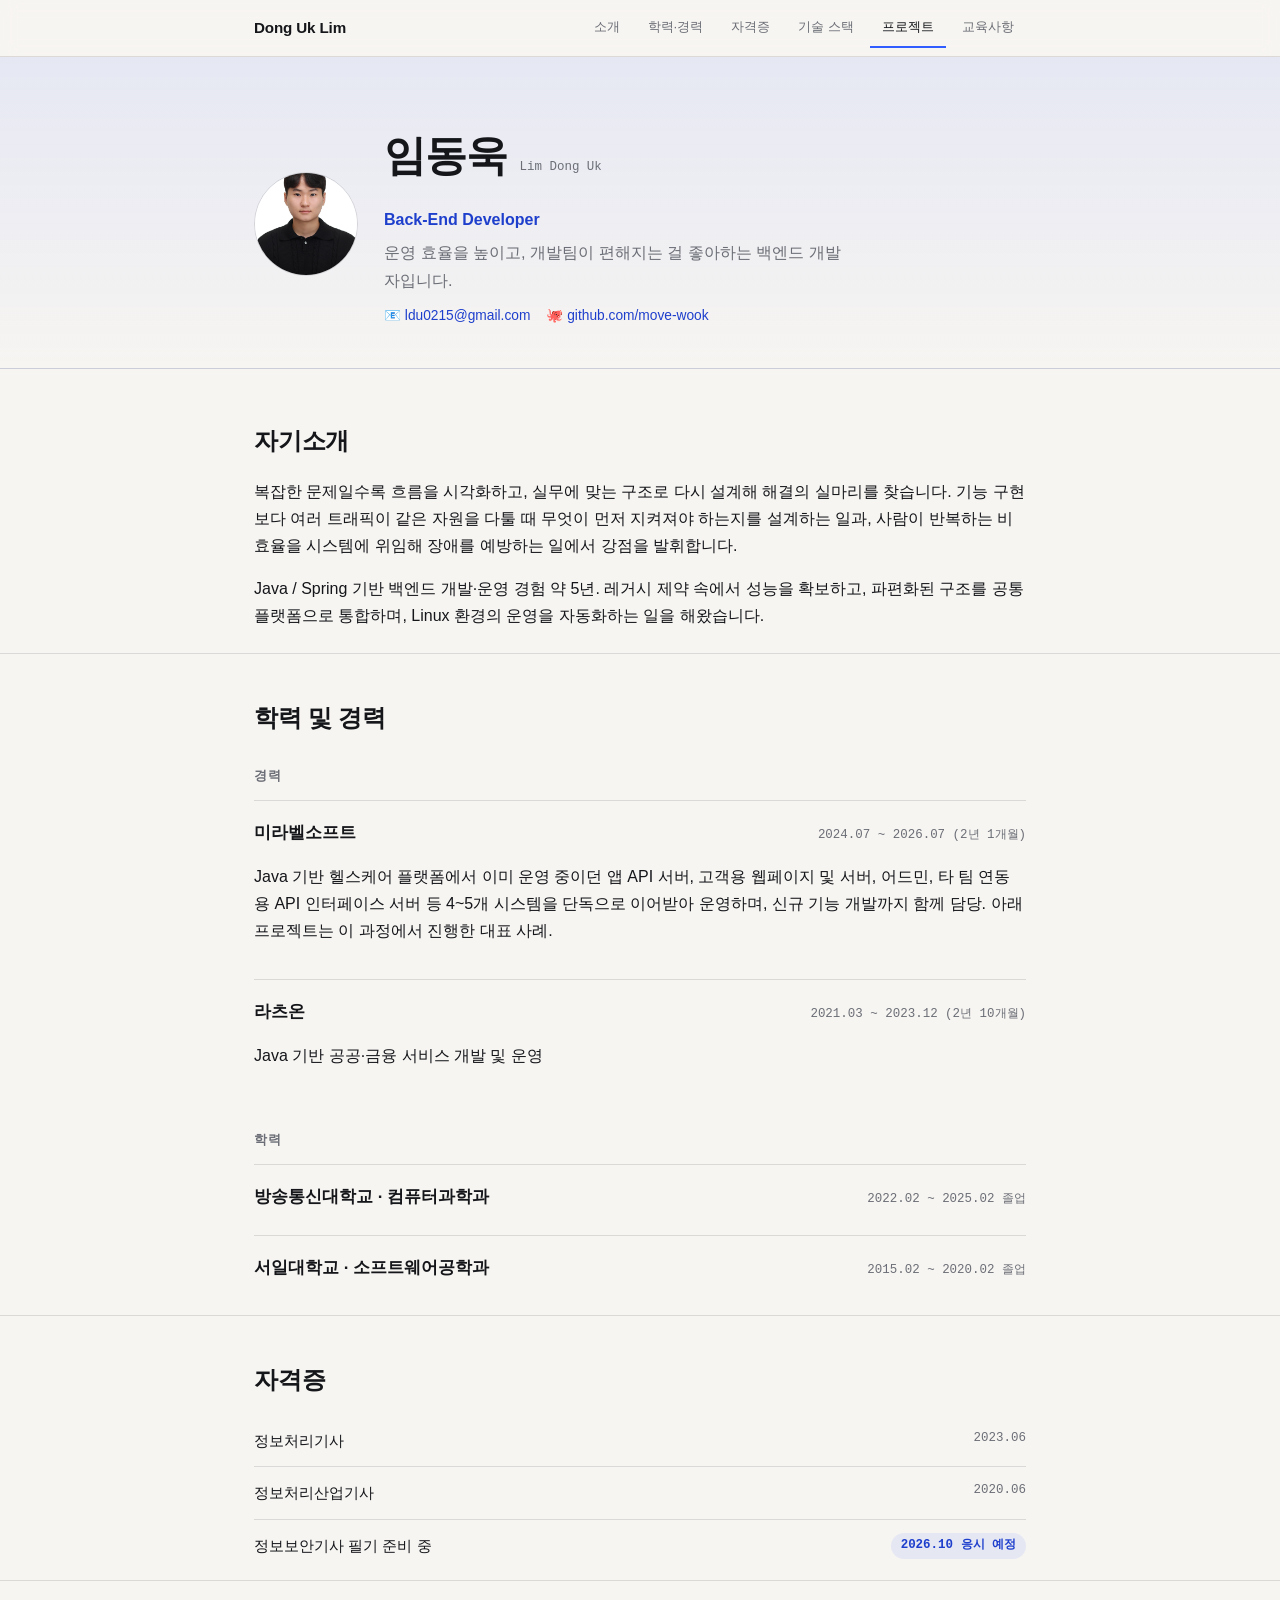
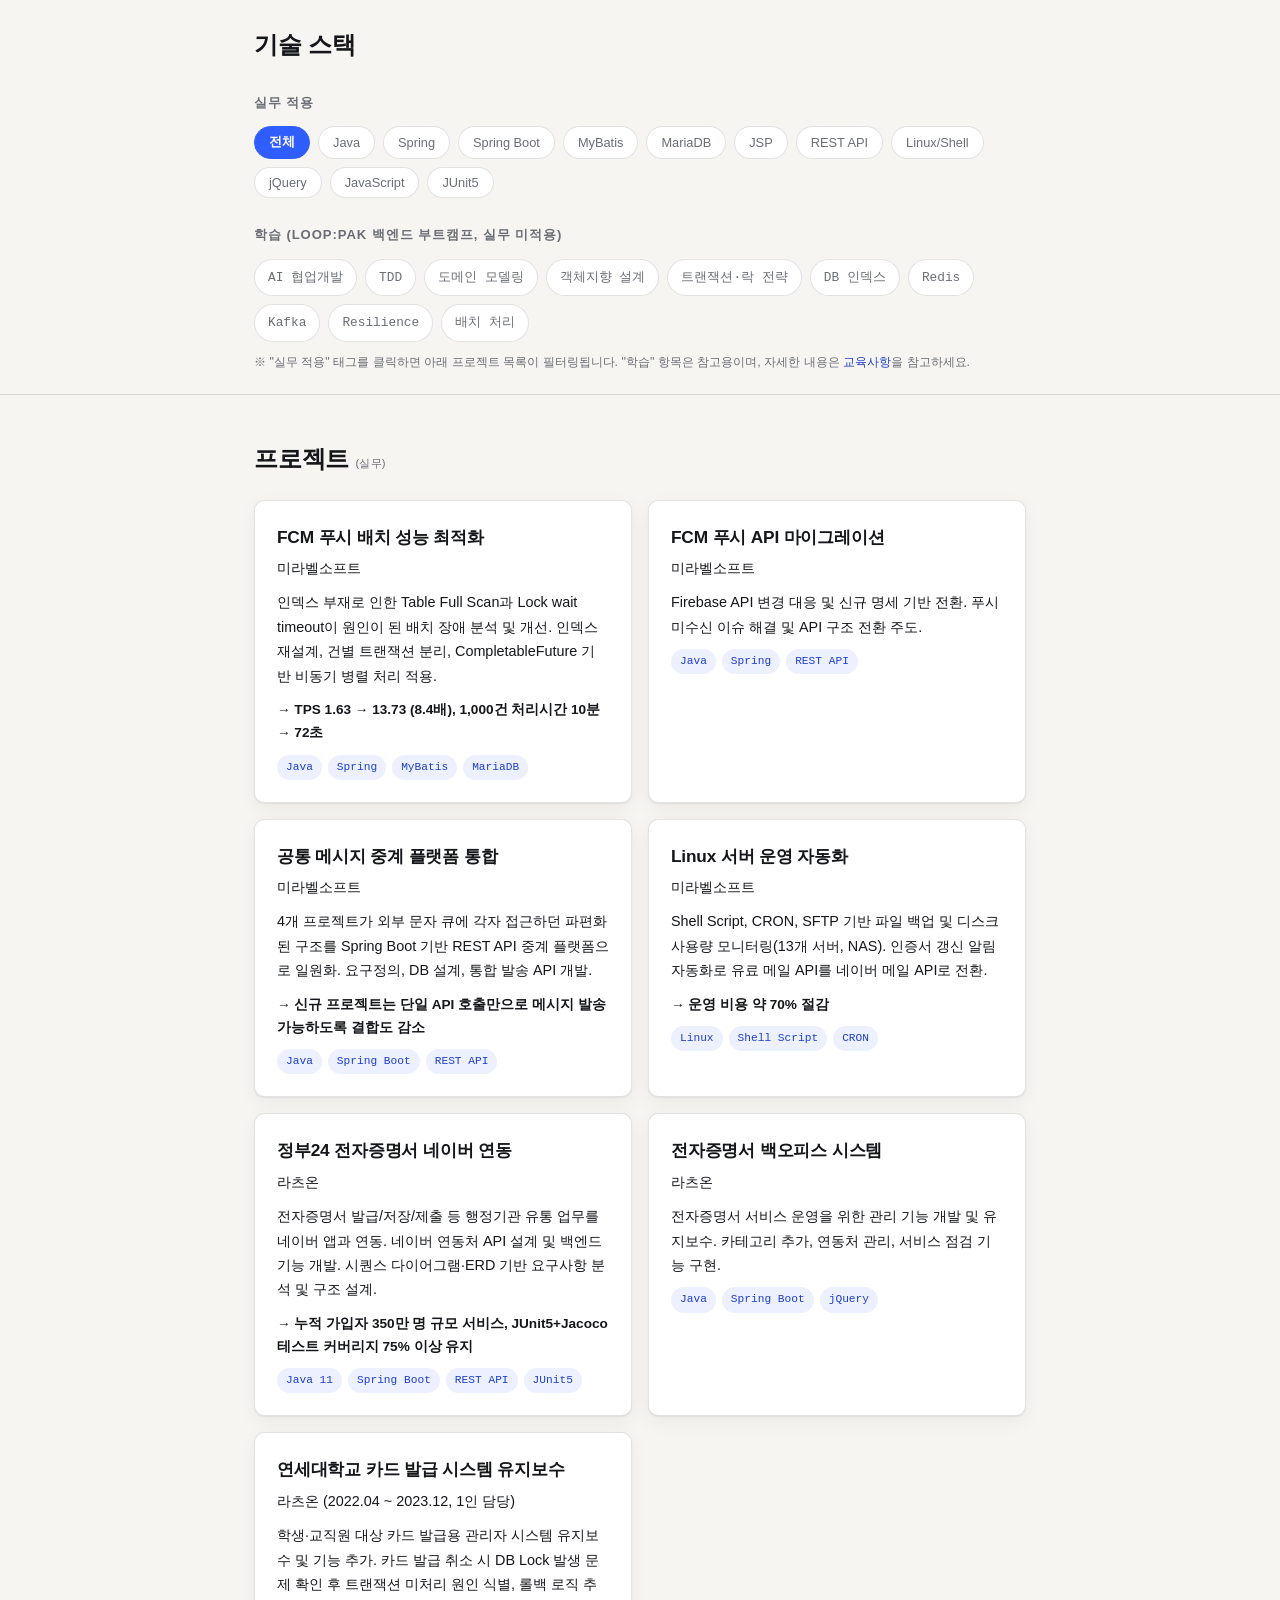
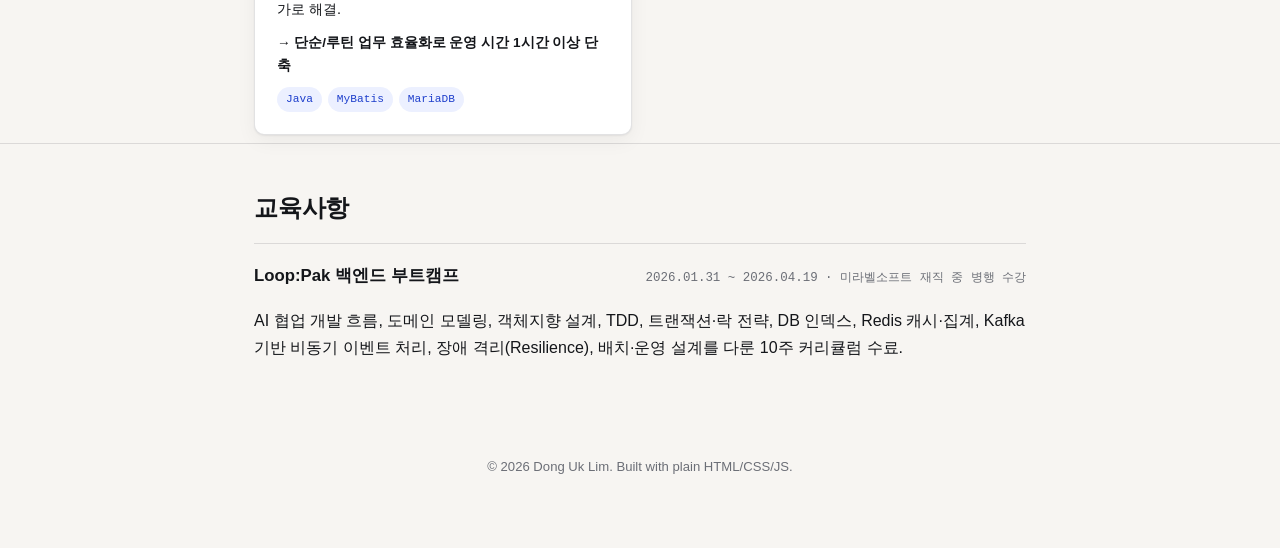
<file: index.html>
<!DOCTYPE html>
<html lang="ko">
<head>
<meta charset="UTF-8">
<meta name="viewport" content="width=device-width, initial-scale=1.0">
<title>임동욱 | Back-End Developer</title>
<link rel="stylesheet" href="css/style.css">
</head>
<body>

<nav class="nav">
  <div class="nav-inner">
    <span class="nav-logo">Dong Uk Lim</span>
    <ul class="nav-links">
      <li><a href="#about">소개</a></li>
      <li><a href="#career">학력·경력</a></li>
      <li><a href="#certs">자격증</a></li>
      <li><a href="#stack">기술 스택</a></li>
      <li><a href="#projects">프로젝트</a></li>
      <li><a href="#education">교육사항</a></li>
    </ul>
  </div>
</nav>

<header class="profile" id="about">
  <div class="profile-inner profile-flex">
    <img class="profile-photo" src="assets/profile.jpg" alt="임동욱 프로필 사진">
    <div>
      <h1>임동욱 <span class="en-name">Lim Dong Uk</span></h1>
      <p class="role">Back-End Developer</p>
      <p class="tagline">운영 효율을 높이고, 개발팀이 편해지는 걸 좋아하는 백엔드 개발자입니다.</p>
      <ul class="contact">
        <li>📧 <a href="mailto:ldu0215@gmail.com">ldu0215@gmail.com</a></li>
        <li>🐙 <a href="https://github.com/move-wook" target="_blank" rel="noopener">github.com/move-wook</a></li>
      </ul>
    </div>
  </div>
</header>

<section class="section sheet-frame" id="about-text">
  <div class="section-inner">
    <div class="sheet-label"><span class="sheet-no">SHEET 01</span><span>개요</span></div>
    <h2>자기소개</h2>
    <p>
      복잡한 문제일수록 흐름을 시각화하고, 실무에 맞는 구조로 다시 설계해 해결의 실마리를 찾습니다.
      기능 구현보다 여러 트래픽이 같은 자원을 다툴 때 무엇이 먼저 지켜져야 하는지를 설계하는 일과,
      사람이 반복하는 비효율을 시스템에 위임해 장애를 예방하는 일에서 강점을 발휘합니다.
    </p>
    <p>
      Java / Spring 기반 백엔드 개발·운영 경험 약 5년. 레거시 제약 속에서 성능을 확보하고,
      파편화된 구조를 공통 플랫폼으로 통합하며, Linux 환경의 운영을 자동화하는 일을 해왔습니다.
    </p>
  </div>
</section>

<section class="section sheet-frame" id="career">
  <div class="section-inner">
    <div class="sheet-label"><span class="sheet-no">SHEET 02</span><span>경력</span></div>
    <h2>학력 및 경력</h2>

    <h3 class="sub-heading">경력</h3>
    <div class="timeline-item">
      <div class="timeline-head">
        <strong>미라벨소프트</strong>
        <span class="period">2024.07 ~ 2026.07 (2년 1개월)</span>
      </div>
      <p>Java 기반 헬스케어 플랫폼에서 이미 운영 중이던 앱 API 서버, 고객용 웹페이지 및 서버,
      어드민, 타 팀 연동용 API 인터페이스 서버 등 4~5개 시스템을 단독으로 이어받아 운영하며,
      신규 기능 개발까지 함께 담당. 아래 프로젝트는 이 과정에서 진행한 대표 사례.</p>
    </div>
    <div class="timeline-item">
      <div class="timeline-head">
        <strong>라츠온</strong>
        <span class="period">2021.03 ~ 2023.12 (2년 10개월)</span>
      </div>
      <p>Java 기반 공공·금융 서비스 개발 및 운영</p>
    </div>

    <h3 class="sub-heading">학력</h3>
    <div class="timeline-item">
      <div class="timeline-head">
        <strong>방송통신대학교 · 컴퓨터과학과</strong>
        <span class="period">2022.02 ~ 2025.02 졸업</span>
      </div>
    </div>
    <div class="timeline-item">
      <div class="timeline-head">
        <strong>서일대학교 · 소프트웨어공학과</strong>
        <span class="period">2015.02 ~ 2020.02 졸업</span>
      </div>
    </div>
  </div>
</section>

<section class="section sheet-frame" id="certs">
  <div class="section-inner">
    <div class="sheet-label"><span class="sheet-no">SHEET 03</span><span>자격증</span></div>
    <h2>자격증</h2>
    <ul class="cert-list">
      <li><span class="cert-name">정보처리기사</span><span class="cert-date">2023.06</span></li>
      <li><span class="cert-name">정보처리산업기사</span><span class="cert-date">2020.06</span></li>
      <li><span class="cert-name">정보보안기사 필기 준비 중</span><span class="cert-date badge">2026.10 응시 예정</span></li>
    </ul>
  </div>
</section>

<section class="section sheet-frame" id="stack">
  <div class="section-inner">
    <div class="sheet-label"><span class="sheet-no">SHEET 04</span><span>기술 스택</span></div>
    <h2>기술 스택</h2>

    <h3 class="sub-heading">실무 적용</h3>
    <div class="stack-list" id="stack-filters">
      <button class="stack-tag active" data-tag="all">전체</button>
      <button class="stack-tag" data-tag="Java">Java</button>
      <button class="stack-tag" data-tag="Spring">Spring</button>
      <button class="stack-tag" data-tag="SpringBoot">Spring Boot</button>
      <button class="stack-tag" data-tag="MyBatis">MyBatis</button>
      <button class="stack-tag" data-tag="MariaDB">MariaDB</button>
      <button class="stack-tag" data-tag="JSP">JSP</button>
      <button class="stack-tag" data-tag="RestAPI">REST API</button>
      <button class="stack-tag" data-tag="Linux">Linux/Shell</button>
      <button class="stack-tag" data-tag="jQuery">jQuery</button>
      <button class="stack-tag" data-tag="JavaScript">JavaScript</button>
      <button class="stack-tag" data-tag="JUnit5">JUnit5</button>
    </div>

    <h3 class="sub-heading">학습 (Loop:Pak 백엔드 부트캠프, 실무 미적용)</h3>
    <div class="stack-list">
      <span class="tag-badge">AI 협업개발</span>
      <span class="tag-badge">TDD</span>
      <span class="tag-badge">도메인 모델링</span>
      <span class="tag-badge">객체지향 설계</span>
      <span class="tag-badge">트랜잭션·락 전략</span>
      <span class="tag-badge">DB 인덱스</span>
      <span class="tag-badge">Redis</span>
      <span class="tag-badge">Kafka</span>
      <span class="tag-badge">Resilience</span>
      <span class="tag-badge">배치 처리</span>
    </div>
    <p class="hint">※ "실무 적용" 태그를 클릭하면 아래 프로젝트 목록이 필터링됩니다. "학습" 항목은 참고용이며, 자세한 내용은 <a href="#education">교육사항</a>을 참고하세요.</p>
  </div>
</section>

<section class="section sheet-frame" id="projects">
  <div class="section-inner">
    <div class="sheet-label"><span class="sheet-no">SHEET 05</span><span>프로젝트</span></div>
    <h2>프로젝트 <span class="section-note">(실무)</span></h2>
    <div class="project-grid" id="project-grid">

      <a class="card-link" href="projects/fcm-batch-optimization.html">
        <article class="project-card" data-tags="Java Spring MyBatis MariaDB">
          <h3>FCM 푸시 배치 성능 최적화</h3>
          <p class="project-company">미라벨소프트</p>
          <p>인덱스 부재로 인한 Table Full Scan과 Lock wait timeout이 원인이 된 배치 장애 분석 및 개선.
          인덱스 재설계, 건별 트랜잭션 분리, CompletableFuture 기반 비동기 병렬 처리 적용.</p>
          <p class="project-result">→ TPS 1.63 → 13.73 (8.4배), 1,000건 처리시간 10분 → 72초</p>
          <div class="tag-row"><span>Java</span><span>Spring</span><span>MyBatis</span><span>MariaDB</span></div>
        </article>
      </a>

      <a class="card-link" href="projects/fcm-api-migration.html">
        <article class="project-card" data-tags="Java Spring RestAPI">
          <h3>FCM 푸시 API 마이그레이션</h3>
          <p class="project-company">미라벨소프트</p>
          <p>Firebase API 변경 대응 및 신규 명세 기반 전환. 푸시 미수신 이슈 해결 및 API 구조 전환 주도.</p>
          <div class="tag-row"><span>Java</span><span>Spring</span><span>REST API</span></div>
        </article>
      </a>

      <a class="card-link" href="projects/message-platform.html">
        <article class="project-card" data-tags="Java SpringBoot RestAPI">
          <h3>공통 메시지 중계 플랫폼 통합</h3>
          <p class="project-company">미라벨소프트</p>
          <p>4개 프로젝트가 외부 문자 큐에 각자 접근하던 파편화된 구조를 Spring Boot 기반 REST API
          중계 플랫폼으로 일원화. 요구정의, DB 설계, 통합 발송 API 개발.</p>
          <p class="project-result">→ 신규 프로젝트는 단일 API 호출만으로 메시지 발송 가능하도록 결합도 감소</p>
          <div class="tag-row"><span>Java</span><span>Spring Boot</span><span>REST API</span></div>
        </article>
      </a>

      <a class="card-link" href="projects/linux-automation.html">
        <article class="project-card" data-tags="Linux">
          <h3>Linux 서버 운영 자동화</h3>
          <p class="project-company">미라벨소프트</p>
          <p>Shell Script, CRON, SFTP 기반 파일 백업 및 디스크 사용량 모니터링(13개 서버, NAS).
          인증서 갱신 알림 자동화로 유료 메일 API를 네이버 메일 API로 전환.</p>
          <p class="project-result">→ 운영 비용 약 70% 절감</p>
          <div class="tag-row"><span>Linux</span><span>Shell Script</span><span>CRON</span></div>
        </article>
      </a>

      <a class="card-link" href="projects/gov24-naver.html">
        <article class="project-card" data-tags="Java SpringBoot RestAPI JUnit5">
          <h3>정부24 전자증명서 네이버 연동</h3>
          <p class="project-company">라츠온</p>
          <p>전자증명서 발급/저장/제출 등 행정기관 유통 업무를 네이버 앱과 연동. 네이버 연동처 API
          설계 및 백엔드 기능 개발. 시퀀스 다이어그램·ERD 기반 요구사항 분석 및 구조 설계.</p>
          <p class="project-result">→ 누적 가입자 350만 명 규모 서비스, JUnit5+Jacoco 테스트 커버리지 75% 이상 유지</p>
          <div class="tag-row"><span>Java 11</span><span>Spring Boot</span><span>REST API</span><span>JUnit5</span></div>
        </article>
      </a>

      <a class="card-link" href="projects/certificate-backoffice.html">
        <article class="project-card" data-tags="Java SpringBoot jQuery">
          <h3>전자증명서 백오피스 시스템</h3>
          <p class="project-company">라츠온</p>
          <p>전자증명서 서비스 운영을 위한 관리 기능 개발 및 유지보수. 카테고리 추가, 연동처 관리,
          서비스 점검 기능 구현.</p>
          <div class="tag-row"><span>Java</span><span>Spring Boot</span><span>jQuery</span></div>
        </article>
      </a>

      <a class="card-link" href="projects/yonsei-card.html">
        <article class="project-card" data-tags="Java MyBatis MariaDB">
          <h3>연세대학교 카드 발급 시스템 유지보수</h3>
          <p class="project-company">라츠온 (2022.04 ~ 2023.12, 1인 담당)</p>
          <p>학생·교직원 대상 카드 발급용 관리자 시스템 유지보수 및 기능 추가. 카드 발급 취소 시
          DB Lock 발생 문제 확인 후 트랜잭션 미처리 원인 식별, 롤백 로직 추가로 해결.</p>
          <p class="project-result">→ 단순/루틴 업무 효율화로 운영 시간 1시간 이상 단축</p>
          <div class="tag-row"><span>Java</span><span>MyBatis</span><span>MariaDB</span></div>
        </article>
      </a>

    </div>
  </div>
</section>

<section class="section sheet-frame" id="education">
  <div class="section-inner">
    <div class="sheet-label"><span class="sheet-no">SHEET 06</span><span>교육사항</span></div>
    <h2>교육사항</h2>
    <div class="timeline-item">
      <div class="timeline-head">
        <strong>Loop:Pak 백엔드 부트캠프</strong>
        <span class="period">2026.01.31 ~ 2026.04.19 · 미라벨소프트 재직 중 병행 수강</span>
      </div>
      <p>AI 협업 개발 흐름, 도메인 모델링, 객체지향 설계, TDD, 트랜잭션·락 전략, DB 인덱스,
      Redis 캐시·집계, Kafka 기반 비동기 이벤트 처리, 장애 격리(Resilience), 배치·운영 설계를
      다룬 10주 커리큘럼 수료.</p>
    </div>
  </div>
</section>

<footer class="footer">
  <p>&copy; 2026 Dong Uk Lim. Built with plain HTML/CSS/JS.</p>
</footer>

<script src="js/script.js"></script>
</body>
</html>
</file>
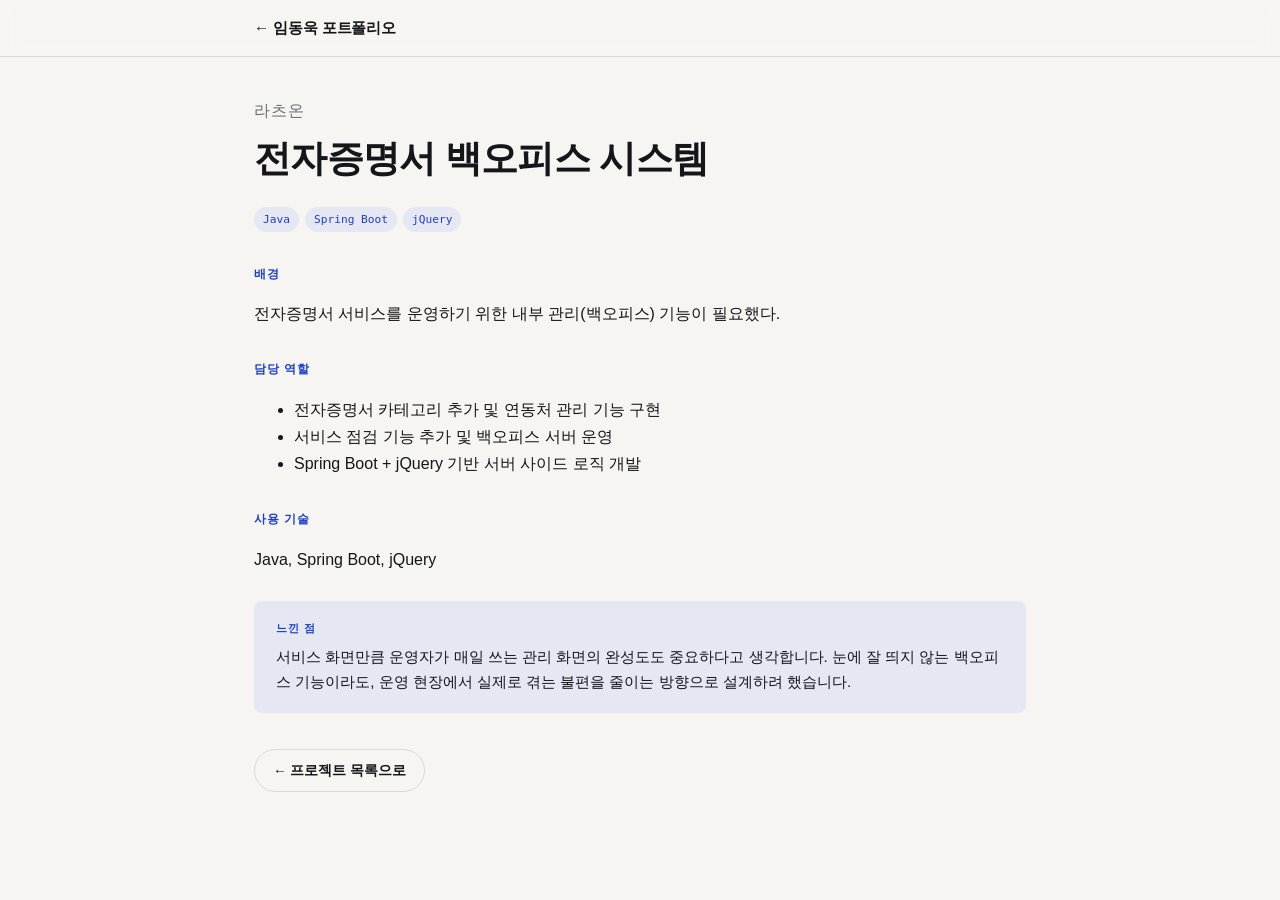
<file: projects/certificate-backoffice.html>
<!DOCTYPE html>
<html lang="ko">
<head>
<meta charset="UTF-8">
<meta name="viewport" content="width=device-width, initial-scale=1.0">
<title>전자증명서 백오피스 시스템 | 임동욱</title>
<link rel="stylesheet" href="../css/style.css">
</head>
<body>

<nav class="nav">
  <div class="nav-inner">
    <a href="../index.html" class="nav-logo">← 임동욱 포트폴리오</a>
  </div>
</nav>

<article class="detail">
  <div class="detail-inner">
    <p class="detail-company">라츠온</p>
    <h1>전자증명서 백오피스 시스템</h1>
    <div class="tag-row">
      <span>Java</span><span>Spring Boot</span><span>jQuery</span>
    </div>

    <h2>배경</h2>
    <p>전자증명서 서비스를 운영하기 위한 내부 관리(백오피스) 기능이 필요했다.</p>

    <h2>담당 역할</h2>
    <ul>
      <li>전자증명서 카테고리 추가 및 연동처 관리 기능 구현</li>
      <li>서비스 점검 기능 추가 및 백오피스 서버 운영</li>
      <li>Spring Boot + jQuery 기반 서버 사이드 로직 개발</li>
    </ul>

    <h2>사용 기술</h2>
    <p>Java, Spring Boot, jQuery</p>

    <div class="reflection">
      <span class="label">느낀 점</span>
      서비스 화면만큼 운영자가 매일 쓰는 관리 화면의 완성도도 중요하다고 생각합니다. 눈에 잘 띄지 않는 백오피스 기능이라도, 운영 현장에서 실제로 겪는 불편을 줄이는 방향으로 설계하려 했습니다.
    </div>

    <a class="back-link" href="../index.html#projects">← 프로젝트 목록으로</a>
  </div>
</article>

</body>
</html>
</file>
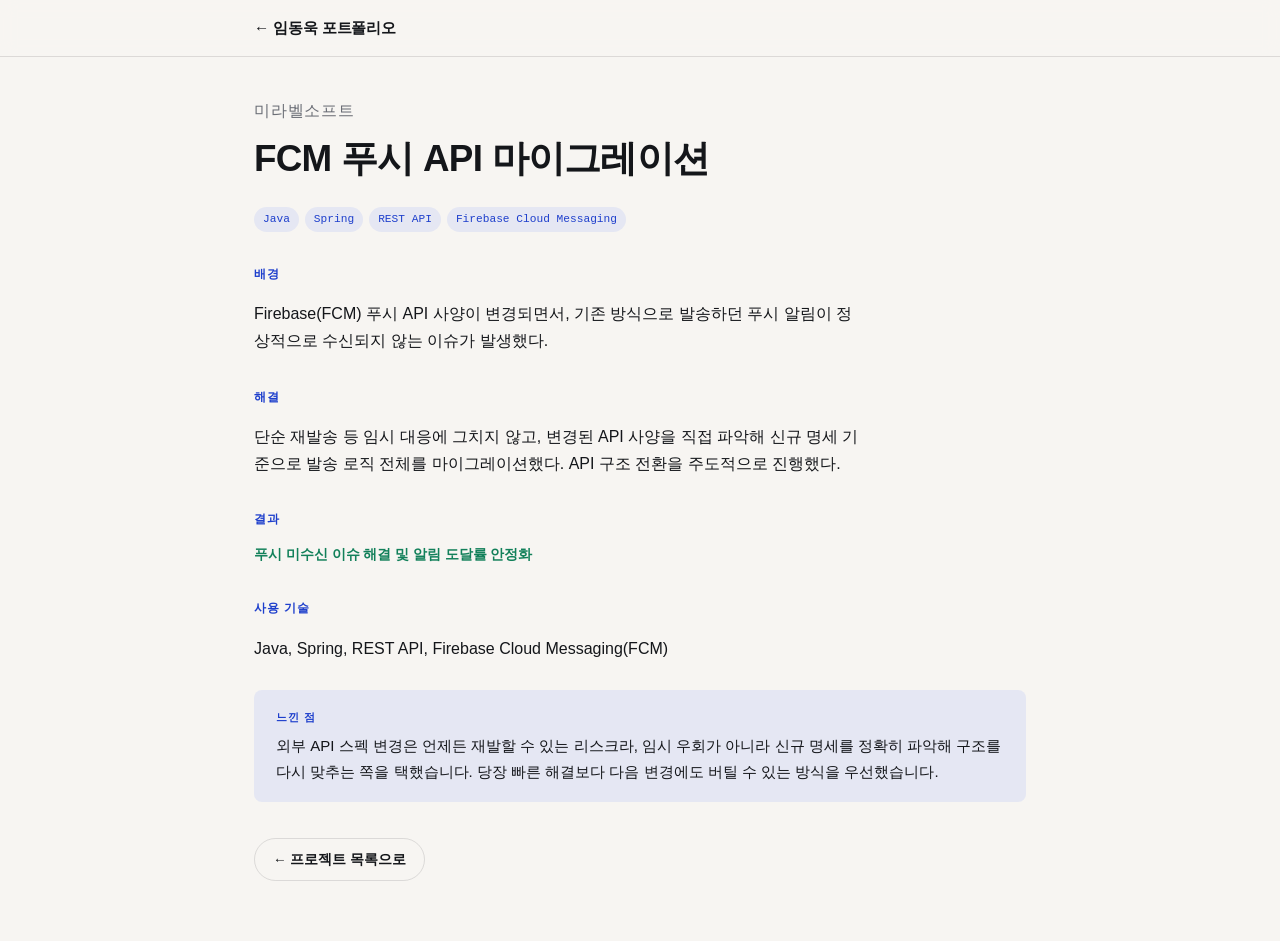
<file: projects/fcm-api-migration.html>
<!DOCTYPE html>
<html lang="ko">
<head>
<meta charset="UTF-8">
<meta name="viewport" content="width=device-width, initial-scale=1.0">
<title>FCM 푸시 API 마이그레이션 | 임동욱</title>
<link rel="stylesheet" href="../css/style.css">
</head>
<body>

<nav class="nav">
  <div class="nav-inner">
    <a href="../index.html" class="nav-logo">← 임동욱 포트폴리오</a>
  </div>
</nav>

<article class="detail">
  <div class="detail-inner">
    <p class="detail-company">미라벨소프트</p>
    <h1>FCM 푸시 API 마이그레이션</h1>
    <div class="tag-row">
      <span>Java</span><span>Spring</span><span>REST API</span><span>Firebase Cloud Messaging</span>
    </div>

    <h2>배경</h2>
    <p>Firebase(FCM) 푸시 API 사양이 변경되면서, 기존 방식으로 발송하던 푸시 알림이 정상적으로
    수신되지 않는 이슈가 발생했다.</p>

    <h2>해결</h2>
    <p>단순 재발송 등 임시 대응에 그치지 않고, 변경된 API 사양을 직접 파악해 신규 명세 기준으로
    발송 로직 전체를 마이그레이션했다. API 구조 전환을 주도적으로 진행했다.</p>

    <h2>결과</h2>
    <p class="project-result">푸시 미수신 이슈 해결 및 알림 도달률 안정화</p>

    <h2>사용 기술</h2>
    <p>Java, Spring, REST API, Firebase Cloud Messaging(FCM)</p>

    <div class="reflection">
      <span class="label">느낀 점</span>
      외부 API 스펙 변경은 언제든 재발할 수 있는 리스크라, 임시 우회가 아니라 신규 명세를 정확히 파악해 구조를 다시 맞추는 쪽을 택했습니다. 당장 빠른 해결보다 다음 변경에도 버틸 수 있는 방식을 우선했습니다.
    </div>

    <a class="back-link" href="../index.html#projects">← 프로젝트 목록으로</a>
  </div>
</article>

</body>
</html>
</file>
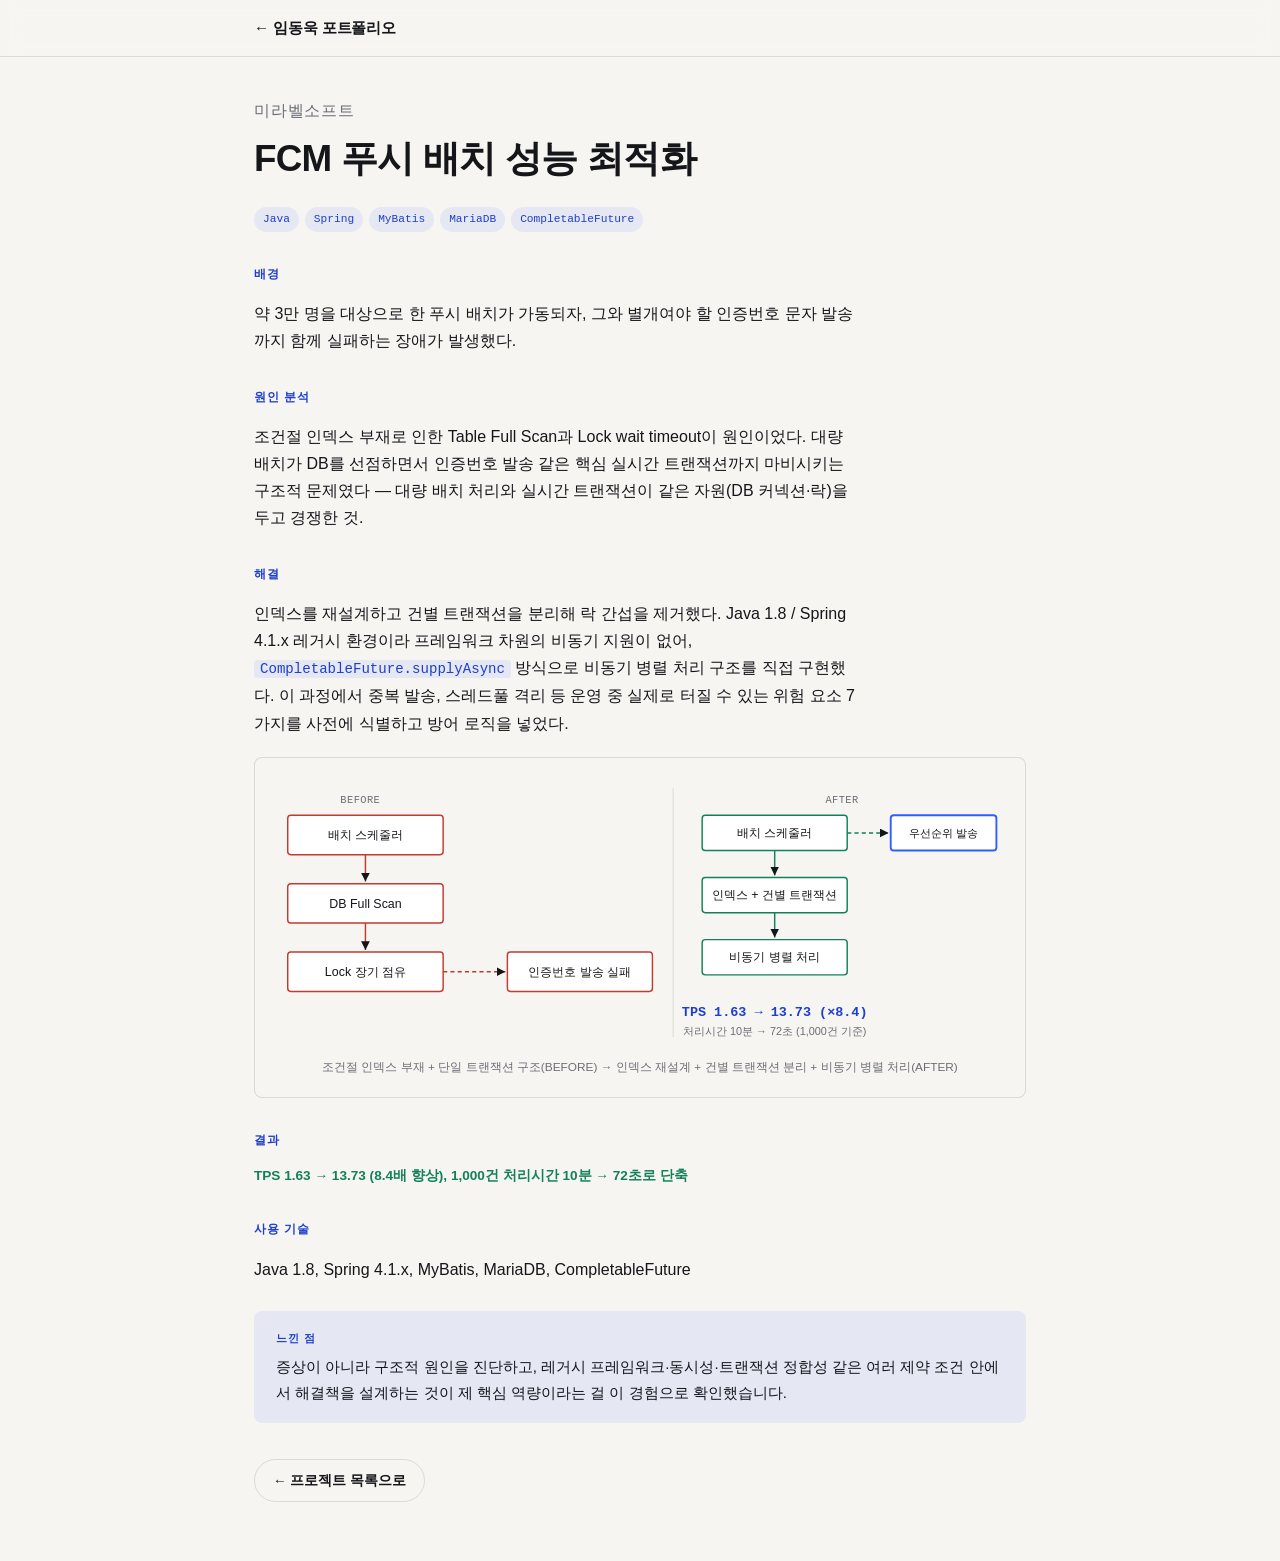
<file: projects/fcm-batch-optimization.html>
<!DOCTYPE html>
<html lang="ko">
<head>
<meta charset="UTF-8">
<meta name="viewport" content="width=device-width, initial-scale=1.0">
<title>FCM 푸시 배치 성능 최적화 | 임동욱</title>
<link rel="stylesheet" href="../css/style.css">
</head>
<body>

<nav class="nav">
  <div class="nav-inner">
    <a href="../index.html" class="nav-logo">← 임동욱 포트폴리오</a>
  </div>
</nav>

<article class="detail">
  <div class="detail-inner">
    <p class="detail-company">미라벨소프트</p>
    <h1>FCM 푸시 배치 성능 최적화</h1>
    <div class="tag-row">
      <span>Java</span><span>Spring</span><span>MyBatis</span><span>MariaDB</span><span>CompletableFuture</span>
    </div>

    <h2>배경</h2>
    <p>약 3만 명을 대상으로 한 푸시 배치가 가동되자, 그와 별개여야 할 인증번호 문자 발송까지
    함께 실패하는 장애가 발생했다.</p>

    <h2>원인 분석</h2>
    <p>조건절 인덱스 부재로 인한 Table Full Scan과 Lock wait timeout이 원인이었다. 대량 배치가
    DB를 선점하면서 인증번호 발송 같은 핵심 실시간 트랜잭션까지 마비시키는 구조적 문제였다 —
    대량 배치 처리와 실시간 트랜잭션이 같은 자원(DB 커넥션·락)을 두고 경쟁한 것.</p>

    <h2>해결</h2>
    <p>인덱스를 재설계하고 건별 트랜잭션을 분리해 락 간섭을 제거했다. Java 1.8 / Spring 4.1.x
    레거시 환경이라 프레임워크 차원의 비동기 지원이 없어, <code>CompletableFuture.supplyAsync</code>
    방식으로 비동기 병렬 처리 구조를 직접 구현했다. 이 과정에서 중복 발송, 스레드풀 격리 등
    운영 중 실제로 터질 수 있는 위험 요소 7가지를 사전에 식별하고 방어 로직을 넣었다.</p>

    <div class="diagram-wrap">
      <svg viewBox="0 0 720 260" role="img" aria-label="FCM 배치 처리 구조 개선 전후 비교 다이어그램">
        <defs><marker id="a1" markerWidth="8" markerHeight="8" refX="6" refY="3" orient="auto"><path d="M0,0 L6,3 L0,6 Z" fill="currentColor"></path></marker></defs>
        <text x="90" y="24" class="svg-text label" text-anchor="middle">BEFORE</text>
        <rect x="20" y="36" width="150" height="38" rx="3" class="svg-box warn"></rect>
        <text x="95" y="59" class="svg-text" text-anchor="middle">배치 스케줄러</text>
        <line x1="95" y1="74" x2="95" y2="100" class="svg-line warn" marker-end="url(#a1)" style="color:var(--warn)"></line>
        <rect x="20" y="102" width="150" height="38" rx="3" class="svg-box warn"></rect>
        <text x="95" y="125" class="svg-text" text-anchor="middle">DB Full Scan</text>
        <line x1="95" y1="140" x2="95" y2="166" class="svg-line warn" marker-end="url(#a1)" style="color:var(--warn)"></line>
        <rect x="20" y="168" width="150" height="38" rx="3" class="svg-box warn"></rect>
        <text x="95" y="191" class="svg-text" text-anchor="middle">Lock 장기 점유</text>
        <line x1="170" y1="187" x2="230" y2="187" class="svg-line warn dashed" marker-end="url(#a1)" style="color:var(--warn)"></line>
        <rect x="232" y="168" width="140" height="38" rx="3" class="svg-box warn"></rect>
        <text x="302" y="191" class="svg-text" text-anchor="middle">인증번호 발송 실패</text>
        <line x1="392" y1="10" x2="392" y2="250" stroke="var(--border)" stroke-width="1"></line>
        <text x="555" y="24" class="svg-text label" text-anchor="middle">AFTER</text>
        <rect x="420" y="36" width="140" height="34" rx="3" class="svg-box good"></rect>
        <text x="490" y="57" class="svg-text" text-anchor="middle">배치 스케줄러</text>
        <line x1="490" y1="70" x2="490" y2="94" class="svg-line good" marker-end="url(#a1)" style="color:var(--good)"></line>
        <rect x="420" y="96" width="140" height="34" rx="3" class="svg-box good"></rect>
        <text x="490" y="117" class="svg-text" text-anchor="middle">인덱스 + 건별 트랜잭션</text>
        <line x1="490" y1="130" x2="490" y2="154" class="svg-line good" marker-end="url(#a1)" style="color:var(--good)"></line>
        <rect x="420" y="156" width="140" height="34" rx="3" class="svg-box good"></rect>
        <text x="490" y="177" class="svg-text" text-anchor="middle">비동기 병렬 처리</text>
        <line x1="560" y1="53" x2="600" y2="53" class="svg-line good dashed" marker-end="url(#a1)" style="color:var(--good)"></line>
        <rect x="602" y="36" width="102" height="34" rx="3" class="svg-box accent"></rect>
        <text x="653" y="57" class="svg-text" text-anchor="middle" style="font-size:10.5px">우선순위 발송</text>
        <text x="490" y="230" class="svg-text stat" text-anchor="middle">TPS 1.63 → 13.73 (×8.4)</text>
        <text x="490" y="248" class="svg-text muted" text-anchor="middle">처리시간 10분 → 72초 (1,000건 기준)</text>
      </svg>
      <div class="diagram-caption">조건절 인덱스 부재 + 단일 트랜잭션 구조(BEFORE) → 인덱스 재설계 + 건별 트랜잭션 분리 + 비동기 병렬 처리(AFTER)</div>
    </div>

    <h2>결과</h2>
    <p class="project-result">TPS 1.63 → 13.73 (8.4배 향상), 1,000건 처리시간 10분 → 72초로 단축</p>

    <h2>사용 기술</h2>
    <p>Java 1.8, Spring 4.1.x, MyBatis, MariaDB, CompletableFuture</p>

    <div class="reflection">
      <span class="label">느낀 점</span>
      증상이 아니라 구조적 원인을 진단하고, 레거시 프레임워크·동시성·트랜잭션 정합성 같은 여러 제약 조건 안에서 해결책을 설계하는 것이 제 핵심 역량이라는 걸 이 경험으로 확인했습니다.
    </div>

    <a class="back-link" href="../index.html#projects">← 프로젝트 목록으로</a>
  </div>
</article>

</body>
</html>
</file>
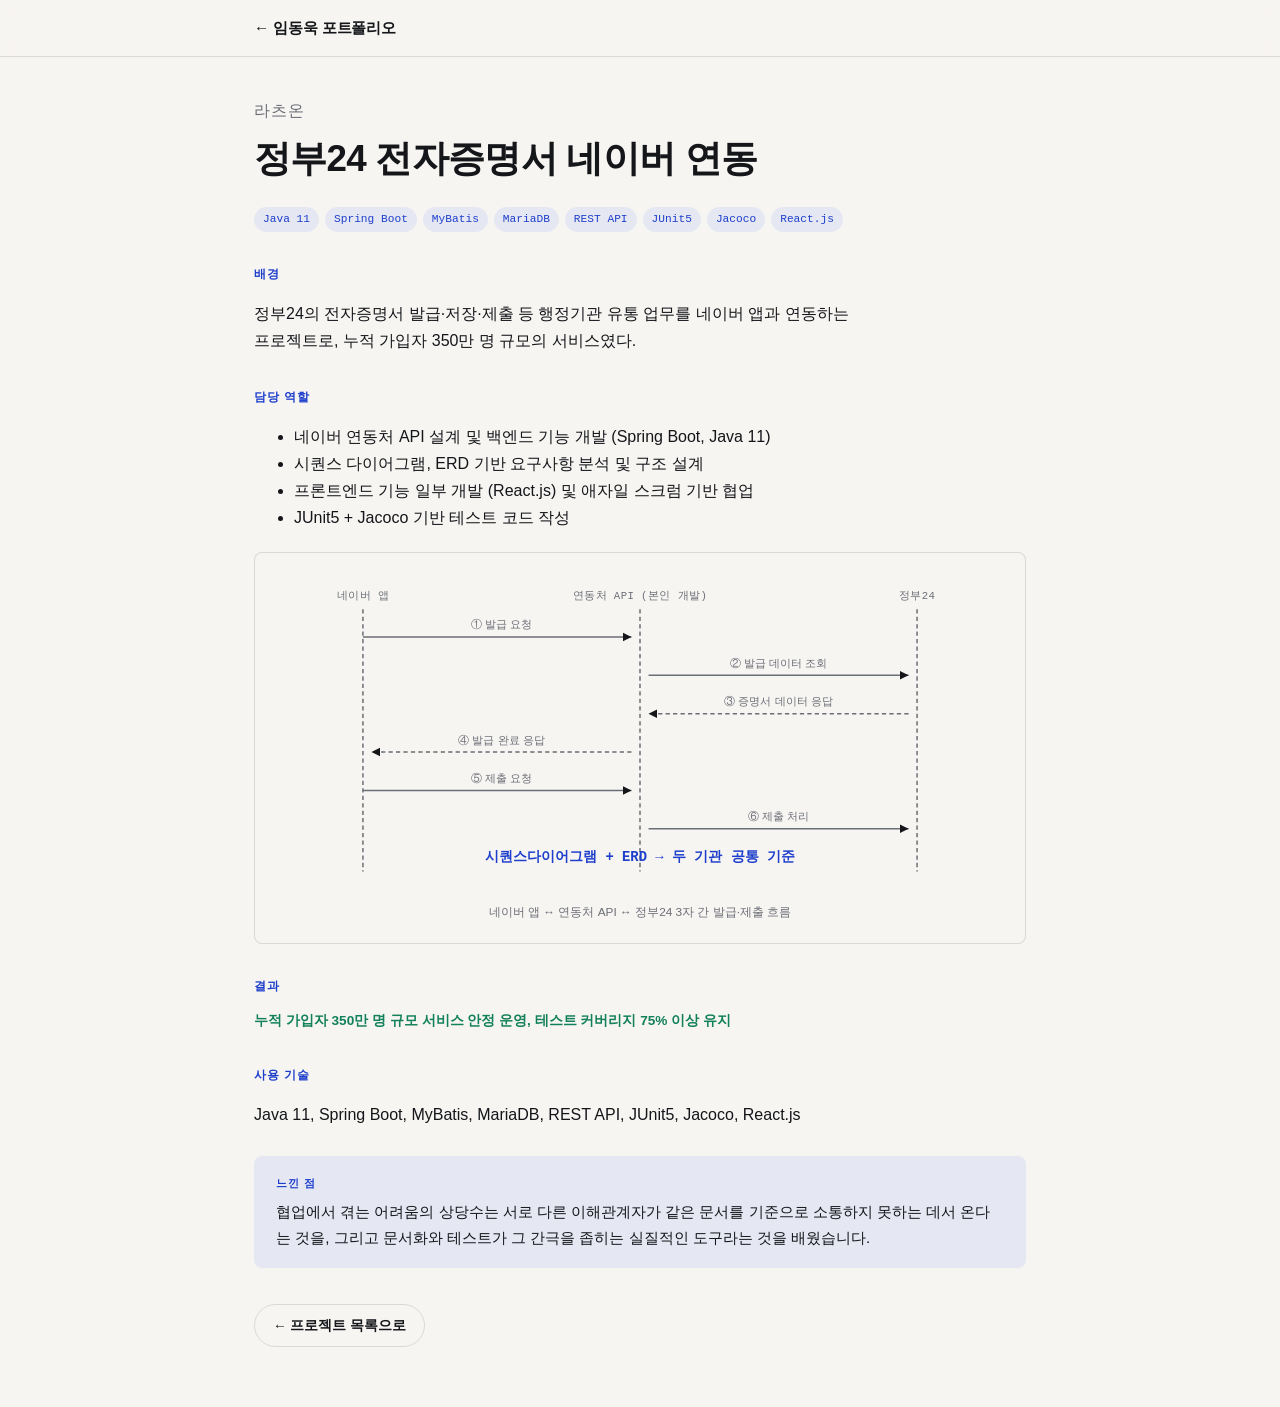
<file: projects/gov24-naver.html>
<!DOCTYPE html>
<html lang="ko">
<head>
<meta charset="UTF-8">
<meta name="viewport" content="width=device-width, initial-scale=1.0">
<title>정부24 전자증명서 네이버 연동 | 임동욱</title>
<link rel="stylesheet" href="../css/style.css">
</head>
<body>

<nav class="nav">
  <div class="nav-inner">
    <a href="../index.html" class="nav-logo">← 임동욱 포트폴리오</a>
  </div>
</nav>

<article class="detail">
  <div class="detail-inner">
    <p class="detail-company">라츠온</p>
    <h1>정부24 전자증명서 네이버 연동</h1>
    <div class="tag-row">
      <span>Java 11</span><span>Spring Boot</span><span>MyBatis</span><span>MariaDB</span><span>REST API</span><span>JUnit5</span><span>Jacoco</span><span>React.js</span>
    </div>

    <h2>배경</h2>
    <p>정부24의 전자증명서 발급·저장·제출 등 행정기관 유통 업무를 네이버 앱과 연동하는
    프로젝트로, 누적 가입자 350만 명 규모의 서비스였다.</p>

    <h2>담당 역할</h2>
    <ul>
      <li>네이버 연동처 API 설계 및 백엔드 기능 개발 (Spring Boot, Java 11)</li>
      <li>시퀀스 다이어그램, ERD 기반 요구사항 분석 및 구조 설계</li>
      <li>프론트엔드 기능 일부 개발 (React.js) 및 애자일 스크럼 기반 협업</li>
      <li>JUnit5 + Jacoco 기반 테스트 코드 작성</li>
    </ul>

    <div class="diagram-wrap">
      <svg viewBox="0 0 700 300" role="img" aria-label="정부24-네이버 연동 시퀀스 다이어그램">
        <text x="90" y="24" class="svg-text label" text-anchor="middle">네이버 앱</text>
        <line x1="90" y1="34" x2="90" y2="280" class="svg-line dashed" stroke="var(--border)"></line>
        <text x="350" y="24" class="svg-text label" text-anchor="middle">연동처 API (본인 개발)</text>
        <line x1="350" y1="34" x2="350" y2="280" class="svg-line dashed" stroke="var(--border)"></line>
        <text x="610" y="24" class="svg-text label" text-anchor="middle">정부24</text>
        <line x1="610" y1="34" x2="610" y2="280" class="svg-line dashed" stroke="var(--border)"></line>
        <defs><marker id="a3" markerWidth="8" markerHeight="8" refX="6" refY="3" orient="auto"><path d="M0,0 L6,3 L0,6 Z" fill="currentColor"></path></marker></defs>
        <line x1="90" y1="60" x2="342" y2="60" class="svg-line" marker-end="url(#a3)"></line>
        <text x="220" y="52" class="svg-text muted" text-anchor="middle">① 발급 요청</text>
        <line x1="358" y1="96" x2="602" y2="96" class="svg-line" marker-end="url(#a3)"></line>
        <text x="480" y="88" class="svg-text muted" text-anchor="middle">② 발급 데이터 조회</text>
        <line x1="602" y1="132" x2="358" y2="132" class="svg-line dashed" marker-end="url(#a3)"></line>
        <text x="480" y="124" class="svg-text muted" text-anchor="middle">③ 증명서 데이터 응답</text>
        <line x1="342" y1="168" x2="98" y2="168" class="svg-line dashed" marker-end="url(#a3)"></line>
        <text x="220" y="160" class="svg-text muted" text-anchor="middle">④ 발급 완료 응답</text>
        <line x1="90" y1="204" x2="342" y2="204" class="svg-line" marker-end="url(#a3)"></line>
        <text x="220" y="196" class="svg-text muted" text-anchor="middle">⑤ 제출 요청</text>
        <line x1="358" y1="240" x2="602" y2="240" class="svg-line" marker-end="url(#a3)"></line>
        <text x="480" y="232" class="svg-text muted" text-anchor="middle">⑥ 제출 처리</text>
        <text x="350" y="270" class="svg-text stat" text-anchor="middle">시퀀스다이어그램 + ERD → 두 기관 공통 기준</text>
      </svg>
      <div class="diagram-caption">네이버 앱 ↔ 연동처 API ↔ 정부24 3자 간 발급·제출 흐름</div>
    </div>

    <h2>결과</h2>
    <p class="project-result">누적 가입자 350만 명 규모 서비스 안정 운영, 테스트 커버리지 75%
    이상 유지</p>

    <h2>사용 기술</h2>
    <p>Java 11, Spring Boot, MyBatis, MariaDB, REST API, JUnit5, Jacoco, React.js</p>

    <div class="reflection">
      <span class="label">느낀 점</span>
      협업에서 겪는 어려움의 상당수는 서로 다른 이해관계자가 같은 문서를 기준으로 소통하지 못하는 데서 온다는 것을, 그리고 문서화와 테스트가 그 간극을 좁히는 실질적인 도구라는 것을 배웠습니다.
    </div>

    <a class="back-link" href="../index.html#projects">← 프로젝트 목록으로</a>
  </div>
</article>

</body>
</html>
</file>
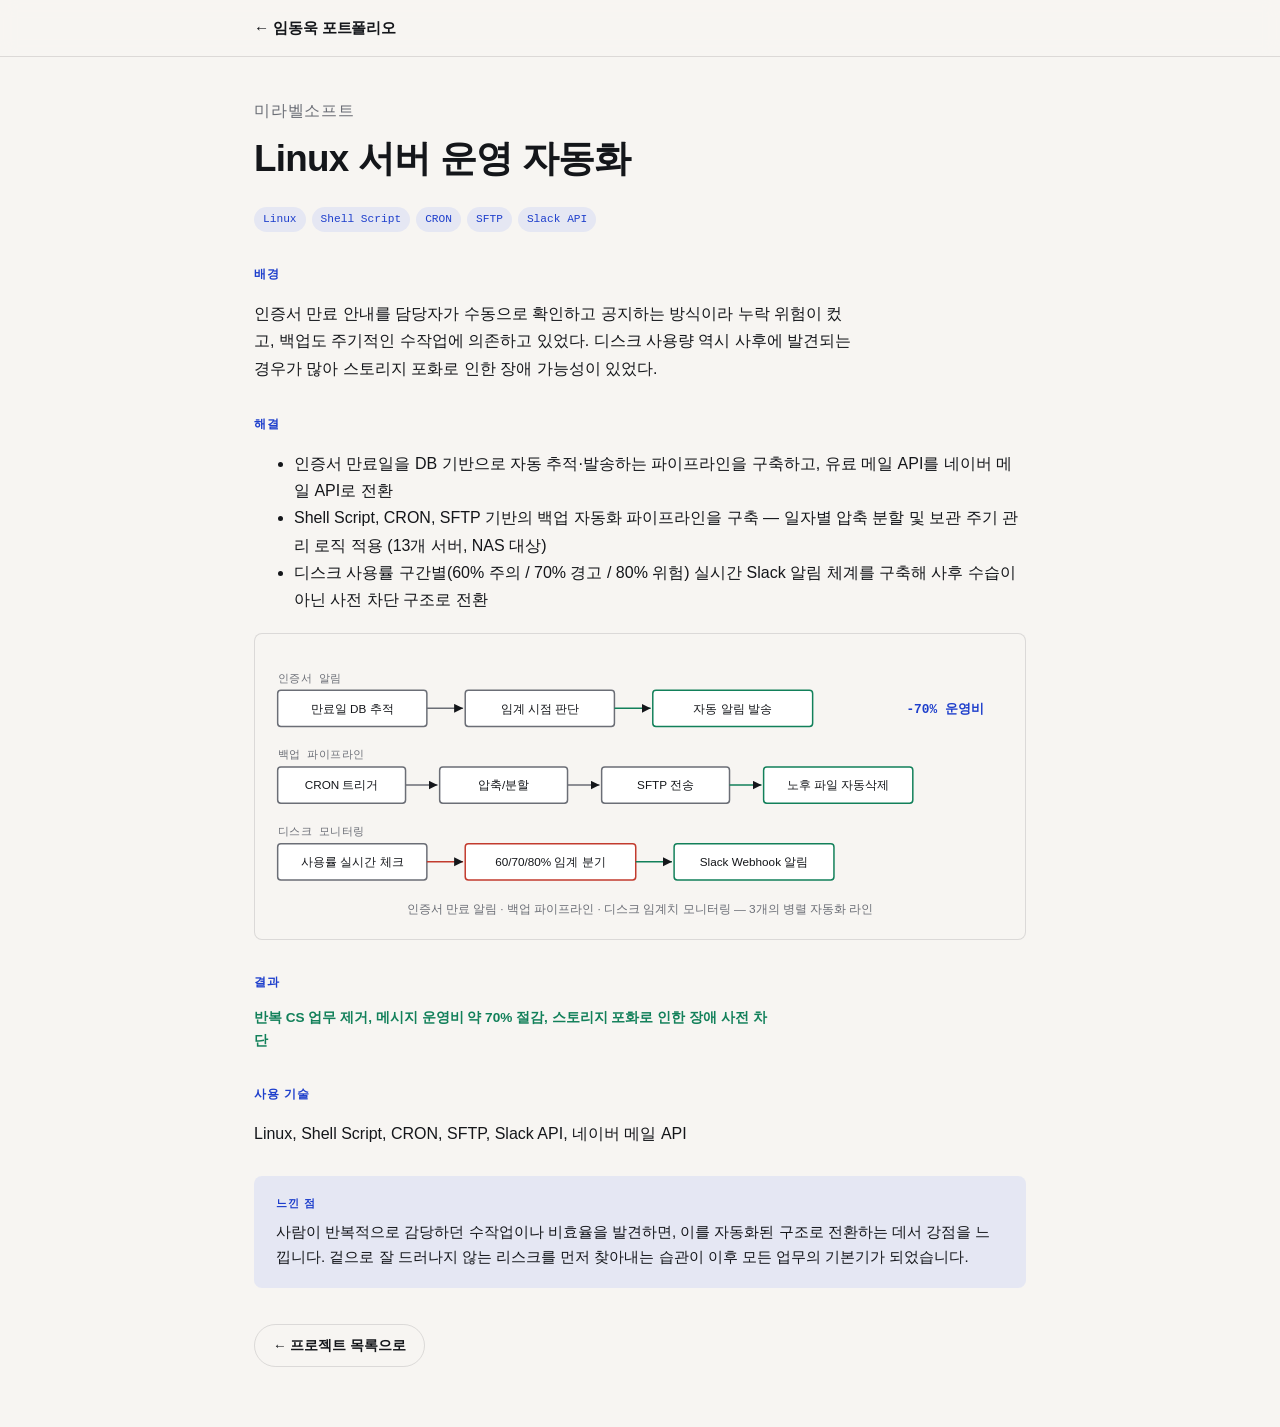
<file: projects/linux-automation.html>
<!DOCTYPE html>
<html lang="ko">
<head>
<meta charset="UTF-8">
<meta name="viewport" content="width=device-width, initial-scale=1.0">
<title>Linux 서버 운영 자동화 | 임동욱</title>
<link rel="stylesheet" href="../css/style.css">
</head>
<body>

<nav class="nav">
  <div class="nav-inner">
    <a href="../index.html" class="nav-logo">← 임동욱 포트폴리오</a>
  </div>
</nav>

<article class="detail">
  <div class="detail-inner">
    <p class="detail-company">미라벨소프트</p>
    <h1>Linux 서버 운영 자동화</h1>
    <div class="tag-row">
      <span>Linux</span><span>Shell Script</span><span>CRON</span><span>SFTP</span><span>Slack API</span>
    </div>

    <h2>배경</h2>
    <p>인증서 만료 안내를 담당자가 수동으로 확인하고 공지하는 방식이라 누락 위험이 컸고,
    백업도 주기적인 수작업에 의존하고 있었다. 디스크 사용량 역시 사후에 발견되는 경우가
    많아 스토리지 포화로 인한 장애 가능성이 있었다.</p>

    <h2>해결</h2>
    <ul>
      <li>인증서 만료일을 DB 기반으로 자동 추적·발송하는 파이프라인을 구축하고, 유료 메일 API를
      네이버 메일 API로 전환</li>
      <li>Shell Script, CRON, SFTP 기반의 백업 자동화 파이프라인을 구축 — 일자별 압축 분할 및
      보관 주기 관리 로직 적용 (13개 서버, NAS 대상)</li>
      <li>디스크 사용률 구간별(60% 주의 / 70% 경고 / 80% 위험) 실시간 Slack 알림 체계를 구축해
      사후 수습이 아닌 사전 차단 구조로 전환</li>
    </ul>

    <div class="diagram-wrap">
      <svg viewBox="0 0 700 220" role="img" aria-label="인프라 자동화 파이프라인 다이어그램">
        <defs><marker id="a4" markerWidth="8" markerHeight="8" refX="6" refY="3" orient="auto"><path d="M0,0 L6,3 L0,6 Z" fill="currentColor"></path></marker></defs>
        <text x="10" y="26" class="svg-text label">인증서 알림</text>
        <rect x="10" y="34" width="140" height="34" rx="3" class="svg-box"></rect><text x="80" y="55" class="svg-text" text-anchor="middle" style="font-size:11px">만료일 DB 추적</text>
        <line x1="150" y1="51" x2="184" y2="51" class="svg-line" marker-end="url(#a4)"></line>
        <rect x="186" y="34" width="140" height="34" rx="3" class="svg-box"></rect><text x="256" y="55" class="svg-text" text-anchor="middle" style="font-size:11px">임계 시점 판단</text>
        <line x1="326" y1="51" x2="360" y2="51" class="svg-line good" marker-end="url(#a4)" style="color:var(--good)"></line>
        <rect x="362" y="34" width="150" height="34" rx="3" class="svg-box good"></rect><text x="437" y="55" class="svg-text" text-anchor="middle" style="font-size:11px">자동 알림 발송</text>
        <text x="600" y="55" class="svg-text stat" style="font-size:12px">-70% 운영비</text>
        <text x="10" y="98" class="svg-text label">백업 파이프라인</text>
        <rect x="10" y="106" width="120" height="34" rx="3" class="svg-box"></rect><text x="70" y="127" class="svg-text" text-anchor="middle" style="font-size:11px">CRON 트리거</text>
        <line x1="130" y1="123" x2="160" y2="123" class="svg-line" marker-end="url(#a4)"></line>
        <rect x="162" y="106" width="120" height="34" rx="3" class="svg-box"></rect><text x="222" y="127" class="svg-text" text-anchor="middle" style="font-size:11px">압축/분할</text>
        <line x1="282" y1="123" x2="312" y2="123" class="svg-line" marker-end="url(#a4)"></line>
        <rect x="314" y="106" width="120" height="34" rx="3" class="svg-box"></rect><text x="374" y="127" class="svg-text" text-anchor="middle" style="font-size:11px">SFTP 전송</text>
        <line x1="434" y1="123" x2="464" y2="123" class="svg-line good" marker-end="url(#a4)" style="color:var(--good)"></line>
        <rect x="466" y="106" width="140" height="34" rx="3" class="svg-box good"></rect><text x="536" y="127" class="svg-text" text-anchor="middle" style="font-size:11px">노후 파일 자동삭제</text>
        <text x="10" y="170" class="svg-text label">디스크 모니터링</text>
        <rect x="10" y="178" width="140" height="34" rx="3" class="svg-box"></rect><text x="80" y="199" class="svg-text" text-anchor="middle" style="font-size:11px">사용률 실시간 체크</text>
        <line x1="150" y1="195" x2="184" y2="195" class="svg-line warn" marker-end="url(#a4)" style="color:var(--warn)"></line>
        <rect x="186" y="178" width="160" height="34" rx="3" class="svg-box warn"></rect><text x="266" y="199" class="svg-text" text-anchor="middle" style="font-size:11px">60/70/80% 임계 분기</text>
        <line x1="346" y1="195" x2="380" y2="195" class="svg-line good" marker-end="url(#a4)" style="color:var(--good)"></line>
        <rect x="382" y="178" width="150" height="34" rx="3" class="svg-box good"></rect><text x="457" y="199" class="svg-text" text-anchor="middle" style="font-size:11px">Slack Webhook 알림</text>
      </svg>
      <div class="diagram-caption">인증서 만료 알림 · 백업 파이프라인 · 디스크 임계치 모니터링 — 3개의 병렬 자동화 라인</div>
    </div>

    <h2>결과</h2>
    <p class="project-result">반복 CS 업무 제거, 메시지 운영비 약 70% 절감, 스토리지 포화로 인한
    장애 사전 차단</p>

    <h2>사용 기술</h2>
    <p>Linux, Shell Script, CRON, SFTP, Slack API, 네이버 메일 API</p>

    <div class="reflection">
      <span class="label">느낀 점</span>
      사람이 반복적으로 감당하던 수작업이나 비효율을 발견하면, 이를 자동화된 구조로 전환하는 데서 강점을 느낍니다. 겉으로 잘 드러나지 않는 리스크를 먼저 찾아내는 습관이 이후 모든 업무의 기본기가 되었습니다.
    </div>

    <a class="back-link" href="../index.html#projects">← 프로젝트 목록으로</a>
  </div>
</article>

</body>
</html>
</file>
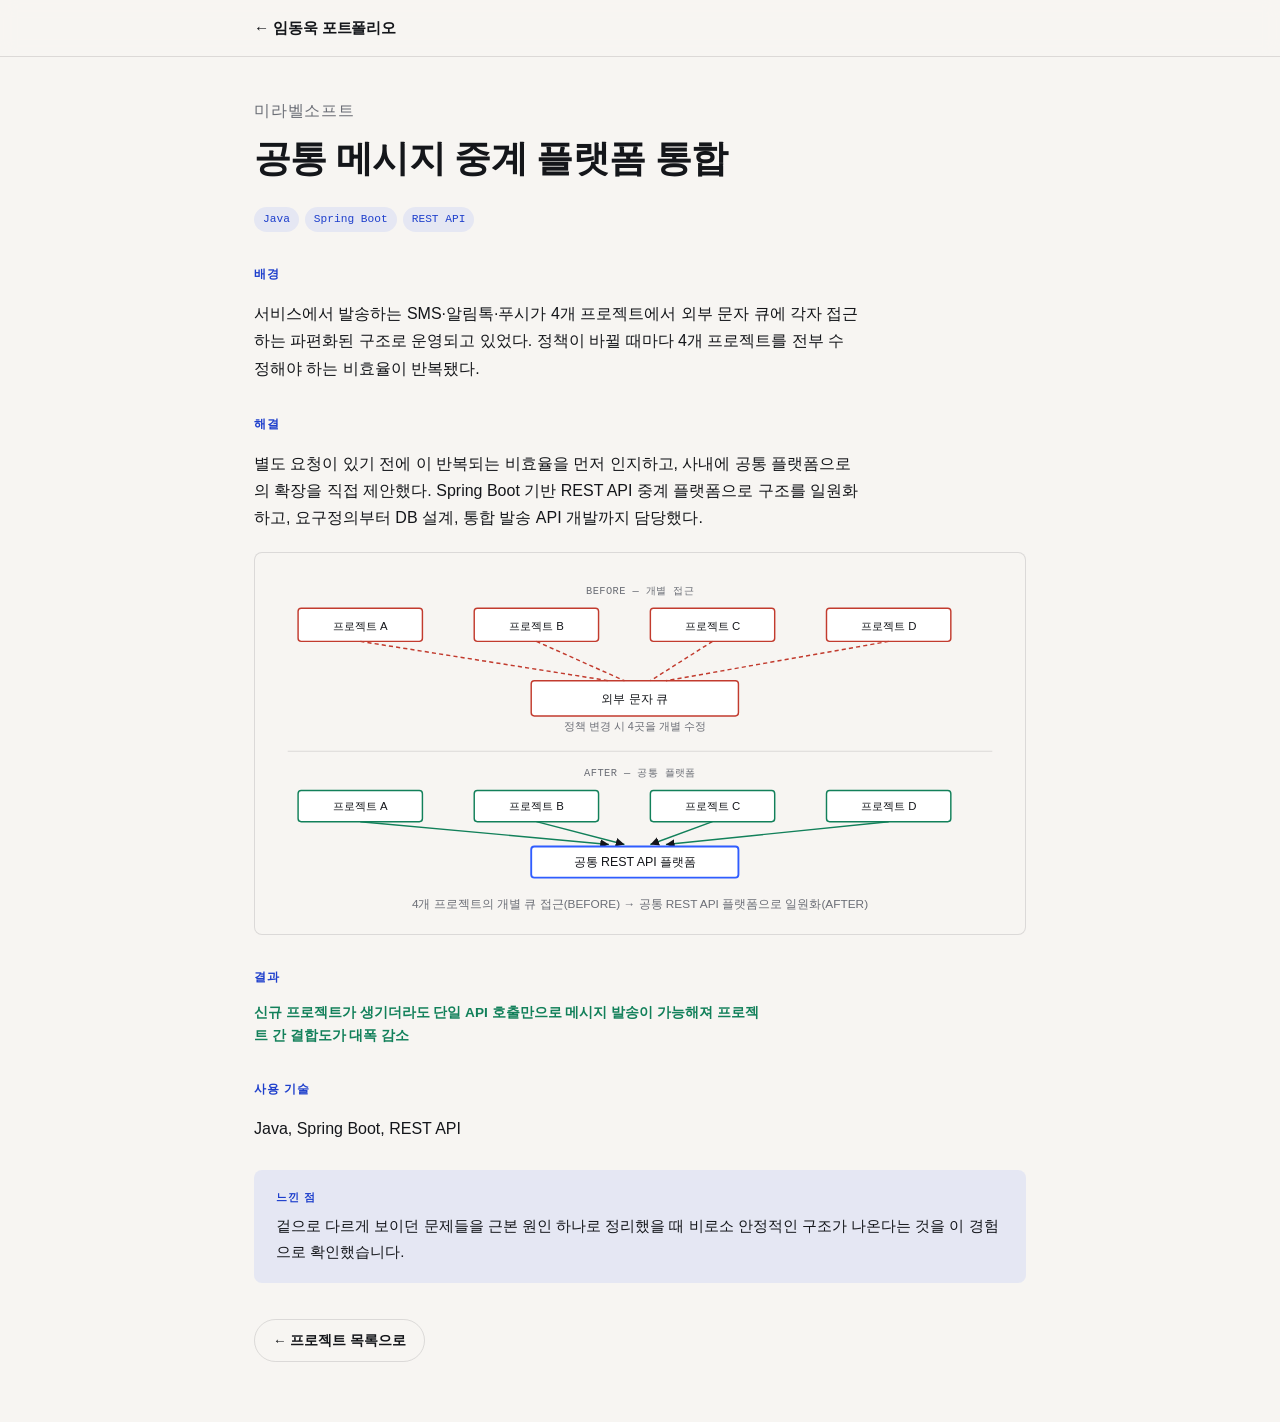
<file: projects/message-platform.html>
<!DOCTYPE html>
<html lang="ko">
<head>
<meta charset="UTF-8">
<meta name="viewport" content="width=device-width, initial-scale=1.0">
<title>공통 메시지 중계 플랫폼 통합 | 임동욱</title>
<link rel="stylesheet" href="../css/style.css">
</head>
<body>

<nav class="nav">
  <div class="nav-inner">
    <a href="../index.html" class="nav-logo">← 임동욱 포트폴리오</a>
  </div>
</nav>

<article class="detail">
  <div class="detail-inner">
    <p class="detail-company">미라벨소프트</p>
    <h1>공통 메시지 중계 플랫폼 통합</h1>
    <div class="tag-row">
      <span>Java</span><span>Spring Boot</span><span>REST API</span>
    </div>

    <h2>배경</h2>
    <p>서비스에서 발송하는 SMS·알림톡·푸시가 4개 프로젝트에서 외부 문자 큐에 각자 접근하는
    파편화된 구조로 운영되고 있었다. 정책이 바뀔 때마다 4개 프로젝트를 전부 수정해야 하는
    비효율이 반복됐다.</p>

    <h2>해결</h2>
    <p>별도 요청이 있기 전에 이 반복되는 비효율을 먼저 인지하고, 사내에 공통 플랫폼으로의 확장을
    직접 제안했다. Spring Boot 기반 REST API 중계 플랫폼으로 구조를 일원화하고, 요구정의부터 DB
    설계, 통합 발송 API 개발까지 담당했다.</p>

    <div class="diagram-wrap">
      <svg viewBox="0 0 720 300" role="img" aria-label="메시지 발송 구조 일원화 전후 비교 다이어그램">
        <text x="360" y="20" class="svg-text label" text-anchor="middle">BEFORE — 개별 접근</text>
        <rect x="30" y="34" width="120" height="32" rx="3" class="svg-box warn"></rect><text x="90" y="55" class="svg-text" text-anchor="middle" style="font-size:11px">프로젝트 A</text>
        <rect x="200" y="34" width="120" height="32" rx="3" class="svg-box warn"></rect><text x="260" y="55" class="svg-text" text-anchor="middle" style="font-size:11px">프로젝트 B</text>
        <rect x="370" y="34" width="120" height="32" rx="3" class="svg-box warn"></rect><text x="430" y="55" class="svg-text" text-anchor="middle" style="font-size:11px">프로젝트 C</text>
        <rect x="540" y="34" width="120" height="32" rx="3" class="svg-box warn"></rect><text x="600" y="55" class="svg-text" text-anchor="middle" style="font-size:11px">프로젝트 D</text>
        <rect x="255" y="104" width="200" height="34" rx="3" class="svg-box warn"></rect>
        <text x="355" y="125" class="svg-text" text-anchor="middle">외부 문자 큐</text>
        <line x1="90" y1="66" x2="330" y2="104" class="svg-line warn dashed"></line>
        <line x1="260" y1="66" x2="345" y2="104" class="svg-line warn dashed"></line>
        <line x1="430" y1="66" x2="370" y2="104" class="svg-line warn dashed"></line>
        <line x1="600" y1="66" x2="385" y2="104" class="svg-line warn dashed"></line>
        <text x="355" y="152" class="svg-text muted" text-anchor="middle">정책 변경 시 4곳을 개별 수정</text>
        <line x1="20" y1="172" x2="700" y2="172" stroke="var(--border)" stroke-width="1"></line>
        <text x="360" y="196" class="svg-text label" text-anchor="middle">AFTER — 공통 플랫폼</text>
        <rect x="30" y="210" width="120" height="30" rx="3" class="svg-box good"></rect><text x="90" y="229" class="svg-text" text-anchor="middle" style="font-size:11px">프로젝트 A</text>
        <rect x="200" y="210" width="120" height="30" rx="3" class="svg-box good"></rect><text x="260" y="229" class="svg-text" text-anchor="middle" style="font-size:11px">프로젝트 B</text>
        <rect x="370" y="210" width="120" height="30" rx="3" class="svg-box good"></rect><text x="430" y="229" class="svg-text" text-anchor="middle" style="font-size:11px">프로젝트 C</text>
        <rect x="540" y="210" width="120" height="30" rx="3" class="svg-box good"></rect><text x="600" y="229" class="svg-text" text-anchor="middle" style="font-size:11px">프로젝트 D</text>
        <defs><marker id="a2" markerWidth="8" markerHeight="8" refX="6" refY="3" orient="auto"><path d="M0,0 L6,3 L0,6 Z" fill="currentColor"></path></marker></defs>
        <line x1="90" y1="240" x2="330" y2="262" class="svg-line good" marker-end="url(#a2)" style="color:var(--good)"></line>
        <line x1="260" y1="240" x2="345" y2="262" class="svg-line good" marker-end="url(#a2)" style="color:var(--good)"></line>
        <line x1="430" y1="240" x2="370" y2="262" class="svg-line good" marker-end="url(#a2)" style="color:var(--good)"></line>
        <line x1="600" y1="240" x2="385" y2="262" class="svg-line good" marker-end="url(#a2)" style="color:var(--good)"></line>
        <rect x="255" y="264" width="200" height="30" rx="3" class="svg-box accent"></rect>
        <text x="355" y="283" class="svg-text" text-anchor="middle">공통 REST API 플랫폼</text>
      </svg>
      <div class="diagram-caption">4개 프로젝트의 개별 큐 접근(BEFORE) → 공통 REST API 플랫폼으로 일원화(AFTER)</div>
    </div>

    <h2>결과</h2>
    <p class="project-result">신규 프로젝트가 생기더라도 단일 API 호출만으로 메시지 발송이
    가능해져 프로젝트 간 결합도가 대폭 감소</p>

    <h2>사용 기술</h2>
    <p>Java, Spring Boot, REST API</p>

    <div class="reflection">
      <span class="label">느낀 점</span>
      겉으로 다르게 보이던 문제들을 근본 원인 하나로 정리했을 때 비로소 안정적인 구조가 나온다는 것을 이 경험으로 확인했습니다.
    </div>

    <a class="back-link" href="../index.html#projects">← 프로젝트 목록으로</a>
  </div>
</article>

</body>
</html>
</file>
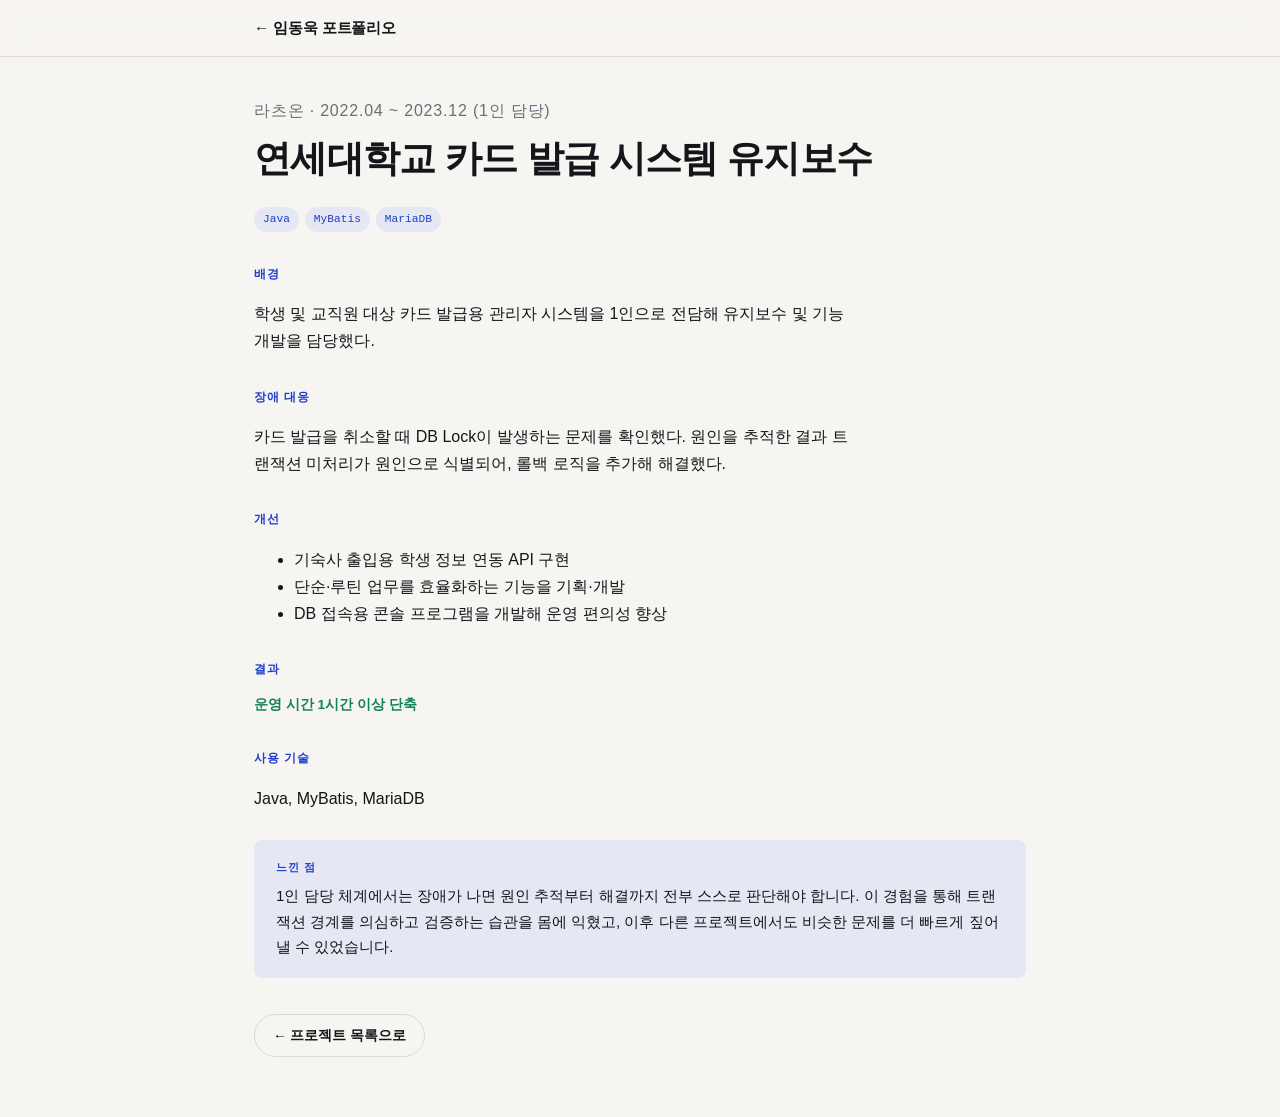
<file: projects/yonsei-card.html>
<!DOCTYPE html>
<html lang="ko">
<head>
<meta charset="UTF-8">
<meta name="viewport" content="width=device-width, initial-scale=1.0">
<title>연세대학교 카드 발급 시스템 유지보수 | 임동욱</title>
<link rel="stylesheet" href="../css/style.css">
</head>
<body>

<nav class="nav">
  <div class="nav-inner">
    <a href="../index.html" class="nav-logo">← 임동욱 포트폴리오</a>
  </div>
</nav>

<article class="detail">
  <div class="detail-inner">
    <p class="detail-company">라츠온 · 2022.04 ~ 2023.12 (1인 담당)</p>
    <h1>연세대학교 카드 발급 시스템 유지보수</h1>
    <div class="tag-row">
      <span>Java</span><span>MyBatis</span><span>MariaDB</span>
    </div>

    <h2>배경</h2>
    <p>학생 및 교직원 대상 카드 발급용 관리자 시스템을 1인으로 전담해 유지보수 및 기능 개발을
    담당했다.</p>

    <h2>장애 대응</h2>
    <p>카드 발급을 취소할 때 DB Lock이 발생하는 문제를 확인했다. 원인을 추적한 결과 트랜잭션
    미처리가 원인으로 식별되어, 롤백 로직을 추가해 해결했다.</p>

    <h2>개선</h2>
    <ul>
      <li>기숙사 출입용 학생 정보 연동 API 구현</li>
      <li>단순·루틴 업무를 효율화하는 기능을 기획·개발</li>
      <li>DB 접속용 콘솔 프로그램을 개발해 운영 편의성 향상</li>
    </ul>

    <h2>결과</h2>
    <p class="project-result">운영 시간 1시간 이상 단축</p>

    <h2>사용 기술</h2>
    <p>Java, MyBatis, MariaDB</p>

    <div class="reflection">
      <span class="label">느낀 점</span>
      1인 담당 체계에서는 장애가 나면 원인 추적부터 해결까지 전부 스스로 판단해야 합니다. 이 경험을 통해 트랜잭션 경계를 의심하고 검증하는 습관을 몸에 익혔고, 이후 다른 프로젝트에서도 비슷한 문제를 더 빠르게 짚어낼 수 있었습니다.
    </div>

    <a class="back-link" href="../index.html#projects">← 프로젝트 목록으로</a>
  </div>
</article>

</body>
</html>
</file>
<file: css/style.css>
/* ------------------------------------------------------------
   임동욱 포트폴리오 — 미니멀 디자인 시스템
   단일 포인트 컬러 + 굵은 타이포그래피, 불필요한 장식 없이 내용에 집중.
------------------------------------------------------------ */

:root {
  --bg: #F7F5F2;
  --bg-elevated: #FFFFFF;
  --ink: #14161A;
  --ink-muted: #6B6E76;
  --border: rgba(20,22,26,0.12);
  --accent: #2F5DFF;
  --accent-ink: #1E3FCC;
  --accent-soft: rgba(47,93,255,0.09);
  --good: #12805A;
  --good-soft: rgba(18,128,90,0.1);
  --warn: #C23B2E;
  --warn-soft: rgba(194,59,46,0.08);
  --shadow: 0 1px 2px rgba(20,22,26,0.06), 0 6px 20px rgba(20,22,26,0.05);
}
@media (prefers-color-scheme: dark) {
  :root {
    --bg: #101114;
    --bg-elevated: #17181C;
    --ink: #F2F1ED;
    --ink-muted: #9A9CA3;
    --border: rgba(255,255,255,0.12);
    --accent: #6E8CFF;
    --accent-ink: #A9BBFF;
    --accent-soft: rgba(110,140,255,0.14);
    --good: #2FBE8C;
    --good-soft: rgba(47,190,140,0.12);
    --warn: #E2685A;
    --warn-soft: rgba(226,104,90,0.12);
    --shadow: 0 1px 2px rgba(0,0,0,0.4), 0 10px 28px rgba(0,0,0,0.3);
  }
}
:root[data-theme="dark"] {
  --bg: #101114; --bg-elevated: #17181C; --ink: #F2F1ED; --ink-muted: #9A9CA3;
  --border: rgba(255,255,255,0.12); --accent: #6E8CFF; --accent-ink: #A9BBFF;
  --accent-soft: rgba(110,140,255,0.14); --good: #2FBE8C; --good-soft: rgba(47,190,140,0.12);
  --warn: #E2685A; --warn-soft: rgba(226,104,90,0.12);
  --shadow: 0 1px 2px rgba(0,0,0,0.4), 0 10px 28px rgba(0,0,0,0.3);
}
:root[data-theme="light"] {
  --bg: #F7F5F2; --bg-elevated: #FFFFFF; --ink: #14161A; --ink-muted: #6B6E76;
  --border: rgba(20,22,26,0.12); --accent: #2F5DFF; --accent-ink: #1E3FCC;
  --accent-soft: rgba(47,93,255,0.09); --good: #12805A; --good-soft: rgba(18,128,90,0.1);
  --warn: #C23B2E; --warn-soft: rgba(194,59,46,0.08);
  --shadow: 0 1px 2px rgba(20,22,26,0.06), 0 6px 20px rgba(20,22,26,0.05);
}

* { box-sizing: border-box; }
html { scroll-behavior: smooth; }
@media (prefers-reduced-motion: reduce) {
  html { scroll-behavior: auto; }
  * { animation-duration: 0.01ms !important; transition-duration: 0.01ms !important; }
}

body {
  margin: 0;
  background: var(--bg);
  color: var(--ink);
  font-family: -apple-system, BlinkMacSystemFont, "Segoe UI", "Apple SD Gothic Neo", "Malgun Gothic", "Noto Sans KR", Roboto, sans-serif;
  line-height: 1.7;
  -webkit-font-smoothing: antialiased;
}

h1, h2, h3 {
  font-family: -apple-system, BlinkMacSystemFont, "Segoe UI", "Apple SD Gothic Neo", "Malgun Gothic", "Noto Sans KR", sans-serif;
  font-weight: 800;
  letter-spacing: -0.02em;
  text-wrap: balance;
  color: var(--ink);
  margin: 0 0 14px;
}
h2 { font-weight: 750; letter-spacing: -0.01em; }

.mono, .period, .stat-value, .tag-row span, .cert-date, .stack-tag, .tag-badge {
  font-family: "SF Mono", "Cascadia Code", Consolas, "D2Coding", "Roboto Mono", monospace;
  font-weight: 500;
}

a { color: var(--accent-ink); text-decoration: none; }
a:hover { color: var(--accent); }
a:focus-visible, button:focus-visible { outline: 2px solid var(--accent); outline-offset: 3px; border-radius: 2px; }

.section-inner, .nav-inner, .profile-inner, .detail-inner {
  max-width: 820px;
  margin: 0 auto;
  padding: 0 24px;
}

/* ---- nav ---- */
.nav {
  position: sticky;
  top: 0;
  background: color-mix(in srgb, var(--bg) 88%, transparent);
  backdrop-filter: blur(8px);
  border-bottom: 1px solid var(--border);
  z-index: 10;
}
.nav-inner { display: flex; align-items: center; justify-content: space-between; gap: 16px; height: 56px; flex-wrap: wrap; }
.nav-logo { font-weight: 800; font-size: 0.95rem; letter-spacing: -0.01em; color: var(--ink); }
.nav-links { list-style: none; display: flex; gap: 4px; margin: 0; padding: 0; overflow-x: auto; }
.nav-links a {
  display: block;
  padding: 8px 12px;
  font-size: 0.84rem;
  color: var(--ink-muted);
  border-bottom: 2px solid transparent;
  white-space: nowrap;
}
.nav-links a:hover, .nav-links a.active { color: var(--ink); border-bottom-color: var(--accent); }

/* ---- section rhythm (simple hairline dividers, no decoration) ---- */
.sheet-frame { border-top: 1px solid var(--border); }
.sheet-frame:first-of-type { border-top: none; }
.sheet-label { display: none; }

/* ---- profile header ---- */
.profile {
  padding: 64px 0 40px;
  background: linear-gradient(180deg, var(--accent-soft), transparent);
  border-bottom: 1px solid var(--border);
  margin-bottom: 8px;
}
.profile-flex { display: flex; gap: 26px; align-items: center; flex-wrap: wrap; }
.profile-photo {
  width: 104px; height: 104px; border-radius: 50%; object-fit: cover;
  border: 1px solid var(--border);
}
.profile h1 { font-size: clamp(1.9rem, 5vw, 2.6rem); display: flex; gap: 12px; align-items: baseline; flex-wrap: wrap; }
.en-name { font-family: "SF Mono", Consolas, monospace; font-size: 0.78rem; color: var(--ink-muted); font-weight: 500; letter-spacing: 0; }
.role { font-size: 1rem; color: var(--accent-ink); margin: 6px 0; font-weight: 700; }
.tagline { color: var(--ink-muted); max-width: 52ch; margin: 4px 0 10px; font-size: 1.02rem; }
.contact { list-style: none; display: flex; gap: 16px; padding: 0; margin: 0; font-size: 0.86rem; flex-wrap: wrap; }

/* ---- spec strip (key metrics) ---- */
.spec-strip {
  display: flex;
  flex-wrap: wrap;
  gap: 0;
  margin: 30px 0 12px;
}
.spec-cell {
  flex: 1 1 130px;
  padding: 4px 20px 4px 0;
  margin-right: 20px;
  border-left: 1px solid var(--border);
  padding-left: 20px;
}
.spec-cell:first-child { border-left: none; padding-left: 0; }
.stat-value { display: block; font-size: 1.7rem; font-weight: 800; color: var(--accent-ink); font-variant-numeric: tabular-nums; letter-spacing: -0.02em; }
.stat-label { font-size: 0.72rem; color: var(--ink-muted); letter-spacing: 0.02em; }

/* ---- generic section ---- */
.section { padding-bottom: 8px; }
.section-inner > h2 { padding-top: 44px; }
.section-note { font-size: 0.7rem; color: var(--ink-muted); font-weight: 400; letter-spacing: 0.02em; }
.sub-heading { font-size: 0.82rem; color: var(--ink-muted); margin: 26px 0 12px; text-transform: uppercase; letter-spacing: 0.07em; font-weight: 600; }

/* ---- timeline ---- */
.timeline-item { padding: 18px 0; border-top: 1px solid var(--border); }
.timeline-item:first-of-type { border-top: none; }
.timeline-head { display: flex; justify-content: space-between; align-items: baseline; gap: 12px; flex-wrap: wrap; margin-bottom: 6px; }
.timeline-head strong { font-size: 1.05rem; font-weight: 700; }
.period { font-size: 0.78rem; color: var(--ink-muted); }

/* ---- certs ---- */
.cert-list { list-style: none; padding: 0; margin: 0; }
.cert-list li { border-top: 1px solid var(--border); display: flex; justify-content: space-between; padding: 13px 0; font-size: 0.95rem; }
.cert-list li:first-child { border-top: none; }
.cert-date { font-size: 0.78rem; color: var(--ink-muted); }
.cert-date.badge { background: var(--accent-soft); color: var(--accent-ink); padding: 2px 10px; border-radius: 999px; font-weight: 600; }

/* ---- stack ---- */
.stack-list { display: flex; flex-wrap: wrap; gap: 8px; margin-bottom: 8px; }
.stack-tag {
  font-family: inherit; font-size: 0.8rem; padding: 7px 14px; border-radius: 999px;
  border: 1px solid var(--border); background: var(--bg-elevated); color: var(--ink-muted); cursor: pointer;
  transition: background 0.15s, color 0.15s, border-color 0.15s;
}
.stack-tag:hover { border-color: var(--accent); }
.stack-tag.active { background: var(--accent); border-color: var(--accent); color: #fff; font-weight: 700; }
.tag-badge { font-size: 0.8rem; padding: 7px 13px; border-radius: 999px; border: 1px solid var(--border); color: var(--ink-muted); background: var(--bg-elevated); }
.hint { font-size: 0.78rem; color: var(--ink-muted); margin-top: 10px; }

/* ---- project grid / cards ---- */
.project-grid { display: grid; grid-template-columns: repeat(auto-fit, minmax(260px, 1fr)); gap: 16px; margin-top: 20px; }
.card-link { display: block; }
.project-card {
  height: 100%;
  background: var(--bg-elevated);
  border: 1px solid var(--border);
  border-radius: 10px;
  padding: 22px;
  box-shadow: var(--shadow);
  transition: transform 0.15s ease, border-color 0.15s ease;
}
.project-card:hover { transform: translateY(-2px); border-color: var(--accent); }
.project-card h3 { font-size: 1.08rem; margin-bottom: 4px; color: var(--ink); font-weight: 700; letter-spacing: -0.01em; }
.project-company { font-size: 0.76rem; color: var(--ink-muted); margin: 0 0 10px; }
.project-card p { font-size: 0.9rem; color: var(--ink); margin: 0 0 10px; }
.project-result { color: var(--good); font-weight: 700; font-size: 0.85rem !important; }
.project-card.hidden { display: none; }
.tag-row { display: flex; flex-wrap: wrap; gap: 6px; margin-top: 10px; }
.tag-row span { font-size: 0.7rem; padding: 3px 9px; border-radius: 999px; background: var(--accent-soft); color: var(--accent-ink); }

/* ---- project detail page ---- */
.detail { padding: 40px 0 60px; }
.detail-company { font-size: 0.8rem; color: var(--ink-muted); margin: 0 0 4px; text-transform: uppercase; letter-spacing: 0.05em; }
.detail h1 { font-size: clamp(1.7rem, 4.5vw, 2.3rem); margin-bottom: 16px; }
.detail h2 {
  font-size: 0.75rem; text-transform: uppercase; letter-spacing: 0.08em; color: var(--accent-ink);
  font-weight: 700; margin: 32px 0 10px;
}
.detail p { max-width: 68ch; font-size: 1rem; }
.detail code { background: var(--accent-soft); color: var(--accent-ink); padding: 1px 6px; border-radius: 3px; font-size: 0.88em; }

.diagram-wrap {
  overflow-x: auto;
  background: var(--bg);
  border: 1px solid var(--border);
  border-radius: 8px;
  padding: 20px 12px;
  margin: 20px 0;
}
.diagram-wrap svg { display: block; margin: 0 auto; min-width: 560px; }
.diagram-caption { text-align: center; font-size: 0.74rem; color: var(--ink-muted); margin-top: 10px; }
.svg-box { fill: var(--bg-elevated); stroke: var(--ink-muted); stroke-width: 1.4; }
.svg-box.warn { stroke: var(--warn); }
.svg-box.good { stroke: var(--good); }
.svg-box.accent { stroke: var(--accent); stroke-width: 1.8; }
.svg-line { stroke: var(--ink-muted); stroke-width: 1.4; fill: none; }
.svg-line.warn { stroke: var(--warn); }
.svg-line.good { stroke: var(--good); }
.svg-line.dashed { stroke-dasharray: 4 3; }
.svg-text { fill: var(--ink); font-size: 12px; font-family: -apple-system, "Segoe UI", "Apple SD Gothic Neo", "Malgun Gothic", sans-serif; }
.svg-text.muted { fill: var(--ink-muted); font-size: 10.5px; }
.svg-text.label { fill: var(--ink-muted); font-size: 10px; font-family: "SF Mono", Consolas, monospace; letter-spacing: 0.04em; }
.svg-text.stat { fill: var(--accent-ink); font-size: 13px; font-family: "SF Mono", Consolas, monospace; font-weight: 700; }

.reflection {
  margin-top: 28px; padding: 18px 22px; background: var(--accent-soft);
  border-radius: 8px; font-size: 0.94rem;
}
.reflection .label { display: block; font-size: 0.7rem; letter-spacing: 0.08em; color: var(--accent-ink); margin-bottom: 6px; text-transform: uppercase; font-weight: 700; }

.back-link {
  display: inline-block; margin-top: 36px; padding: 9px 18px; border: 1px solid var(--border);
  border-radius: 999px; font-size: 0.85rem; color: var(--ink); font-weight: 600;
}
.back-link:hover { border-color: var(--accent); color: var(--accent-ink); }

/* ---- footer ---- */
.footer { text-align: center; padding: 40px 24px 56px; color: var(--ink-muted); font-size: 0.82rem; }
</file>
